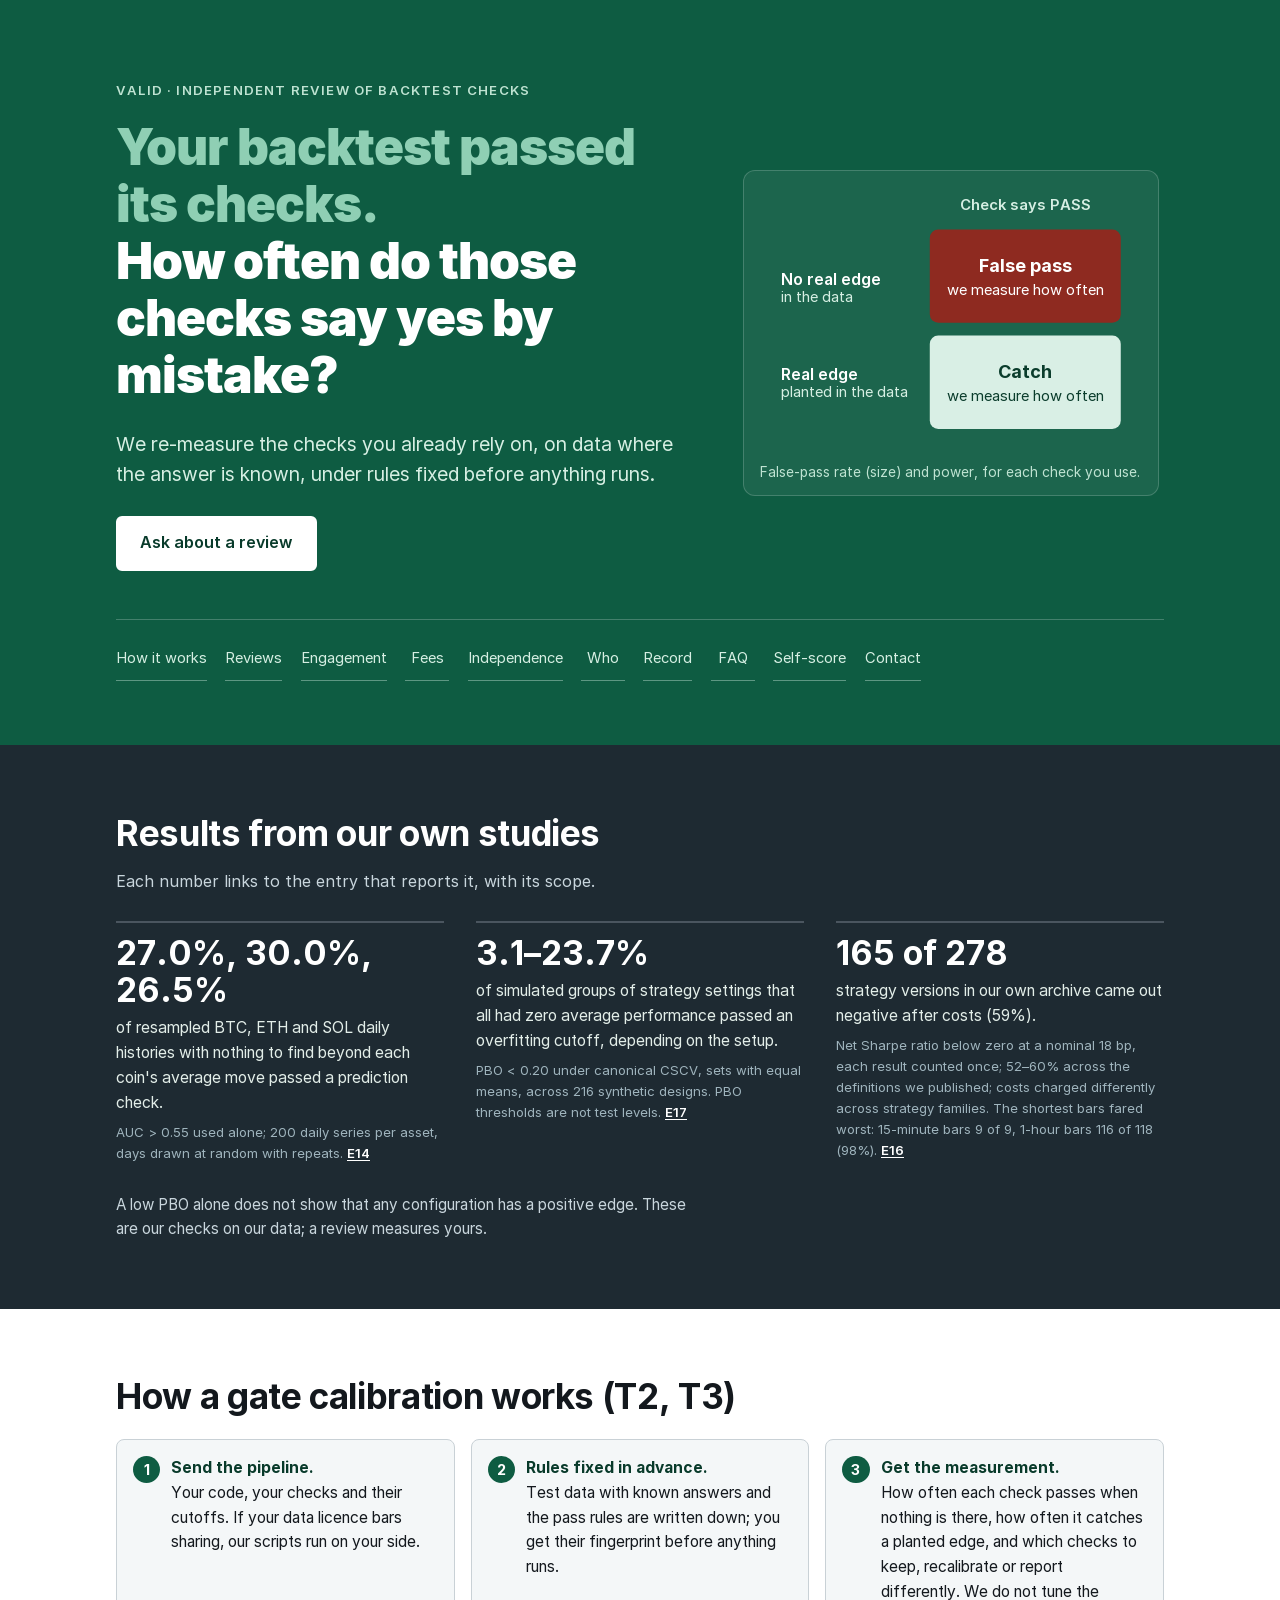
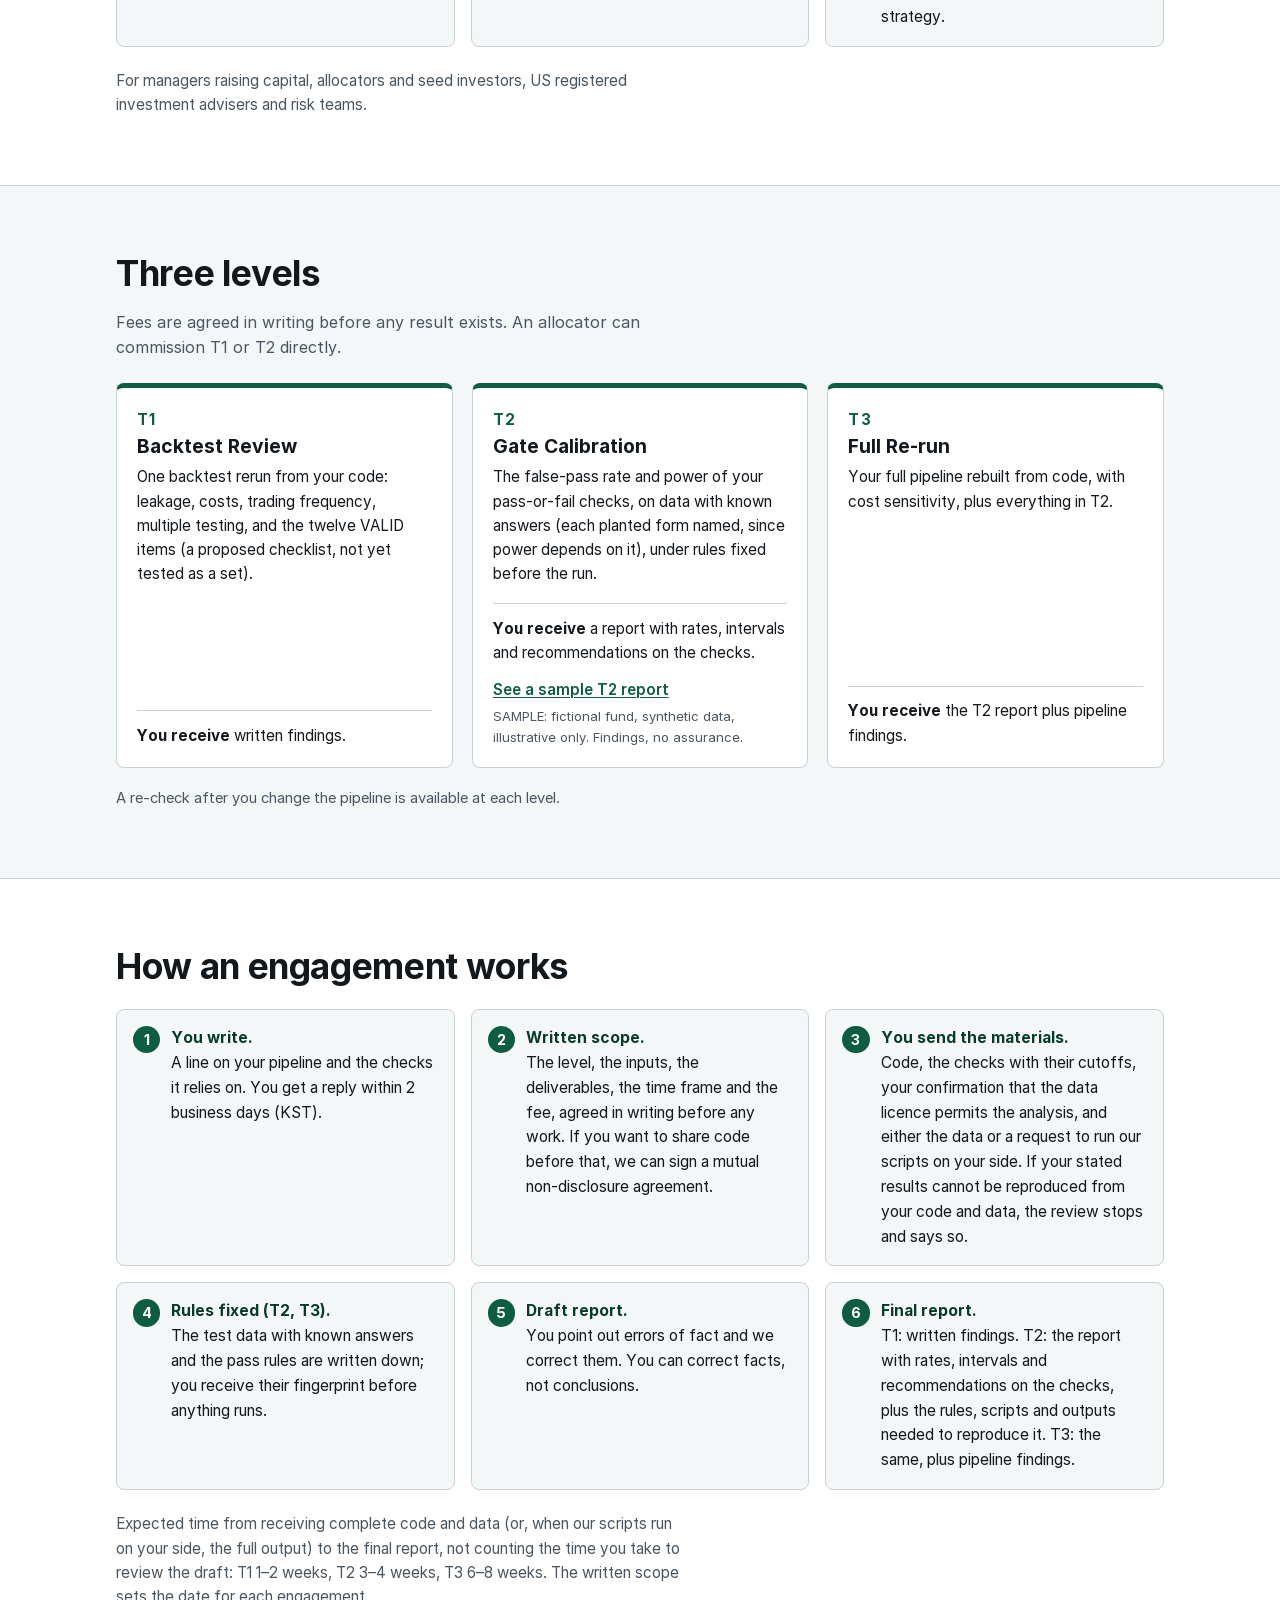
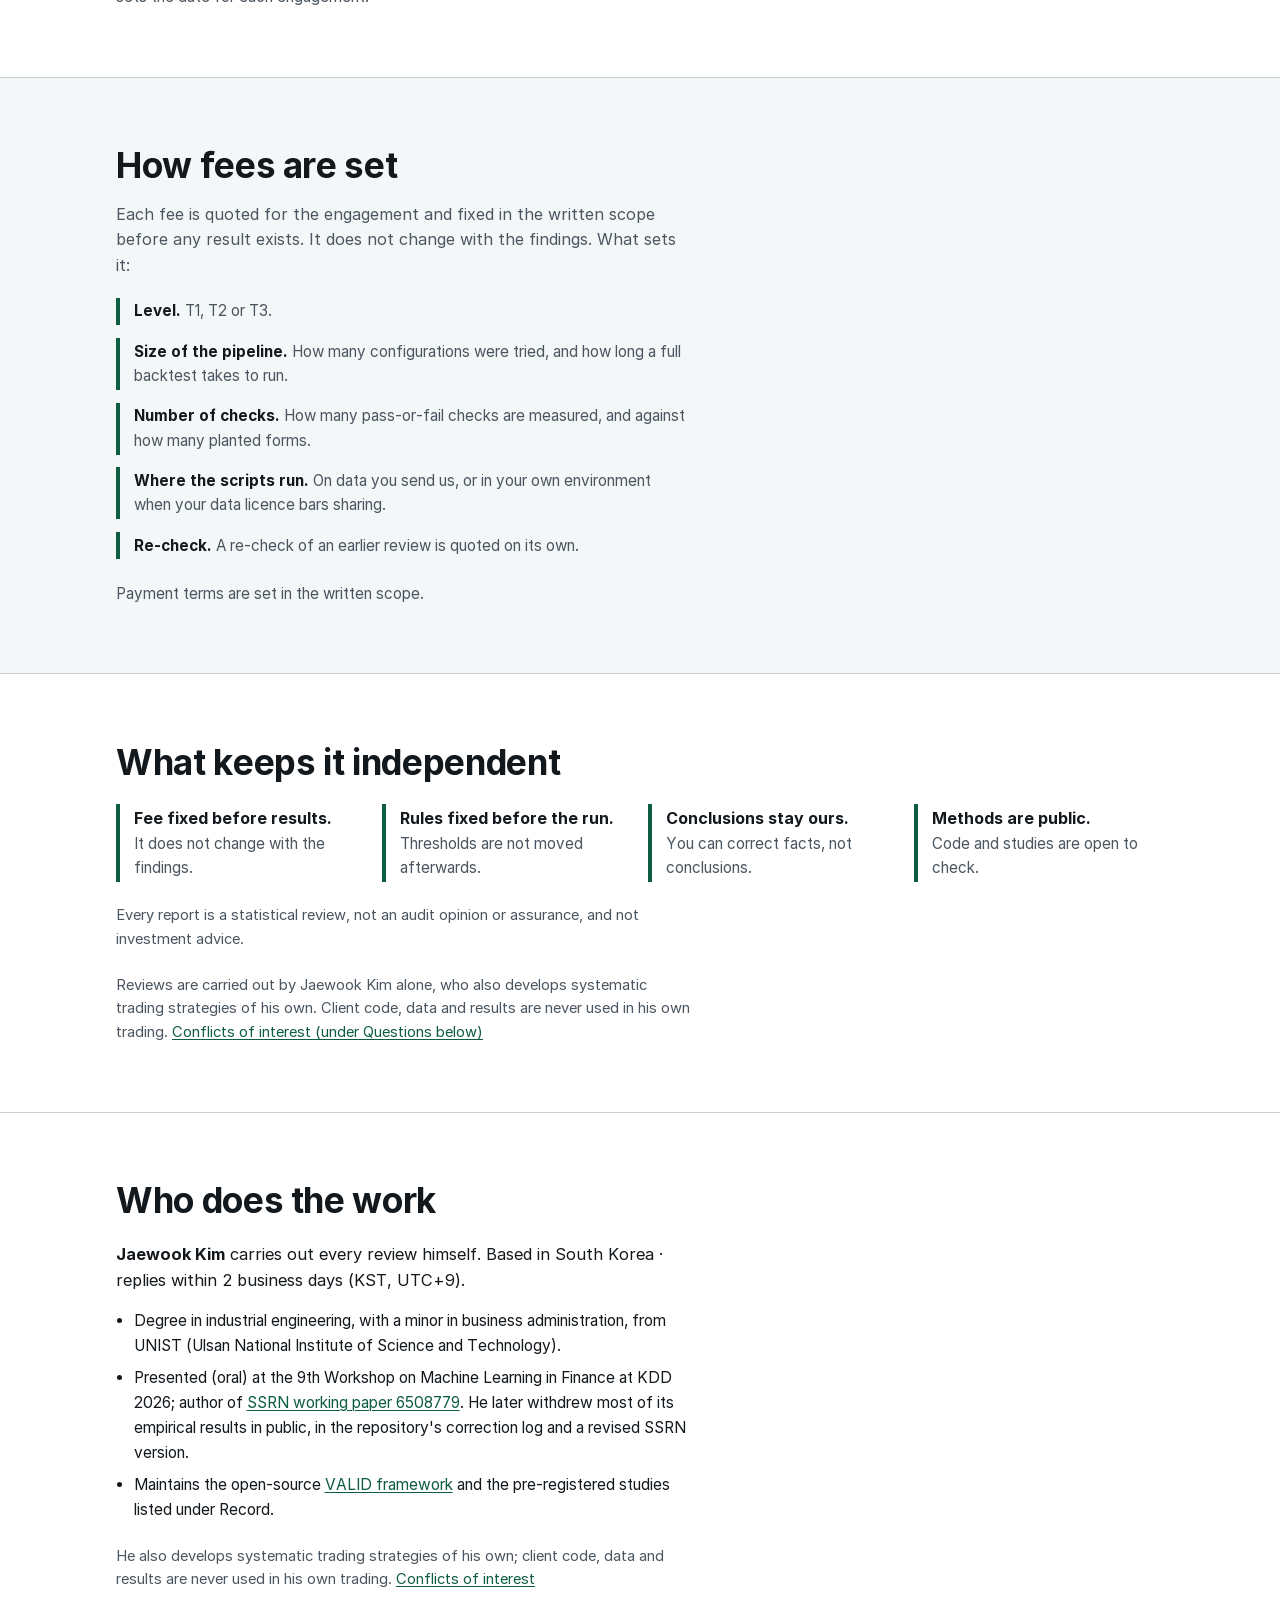
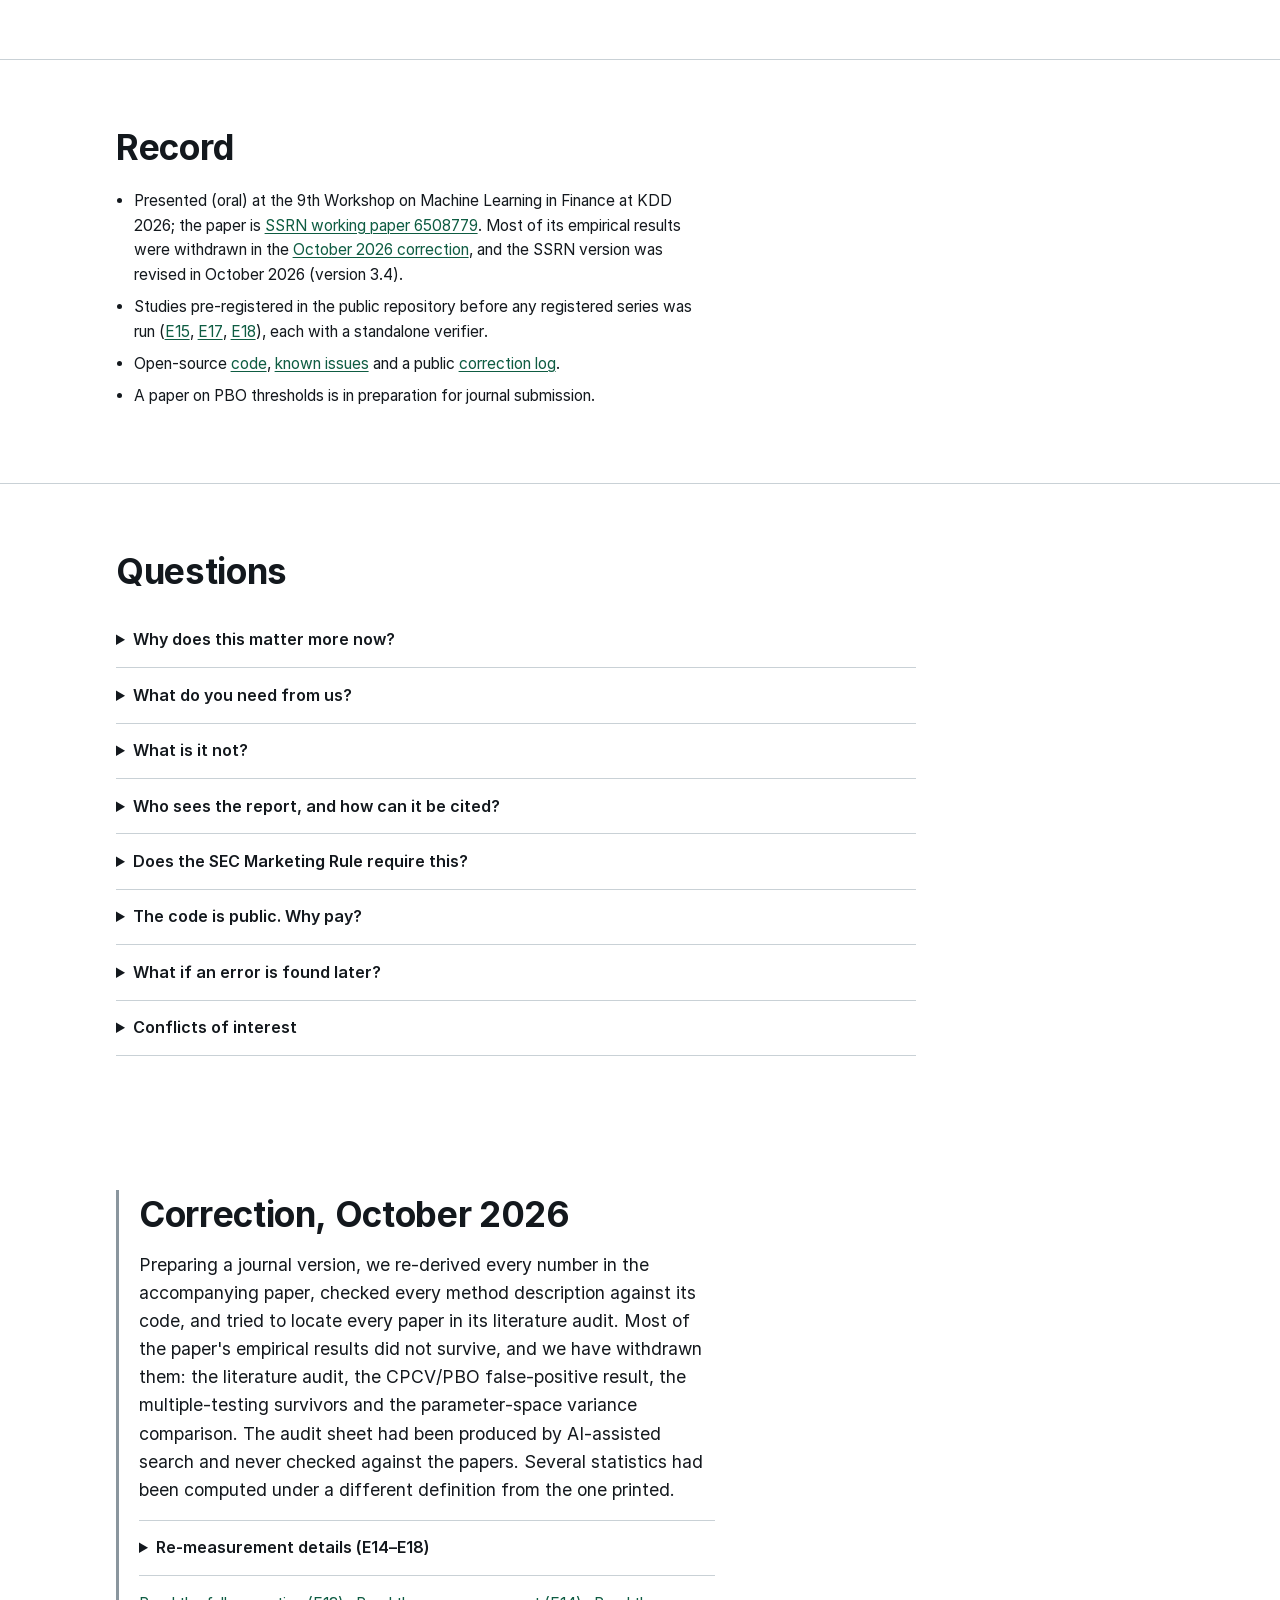
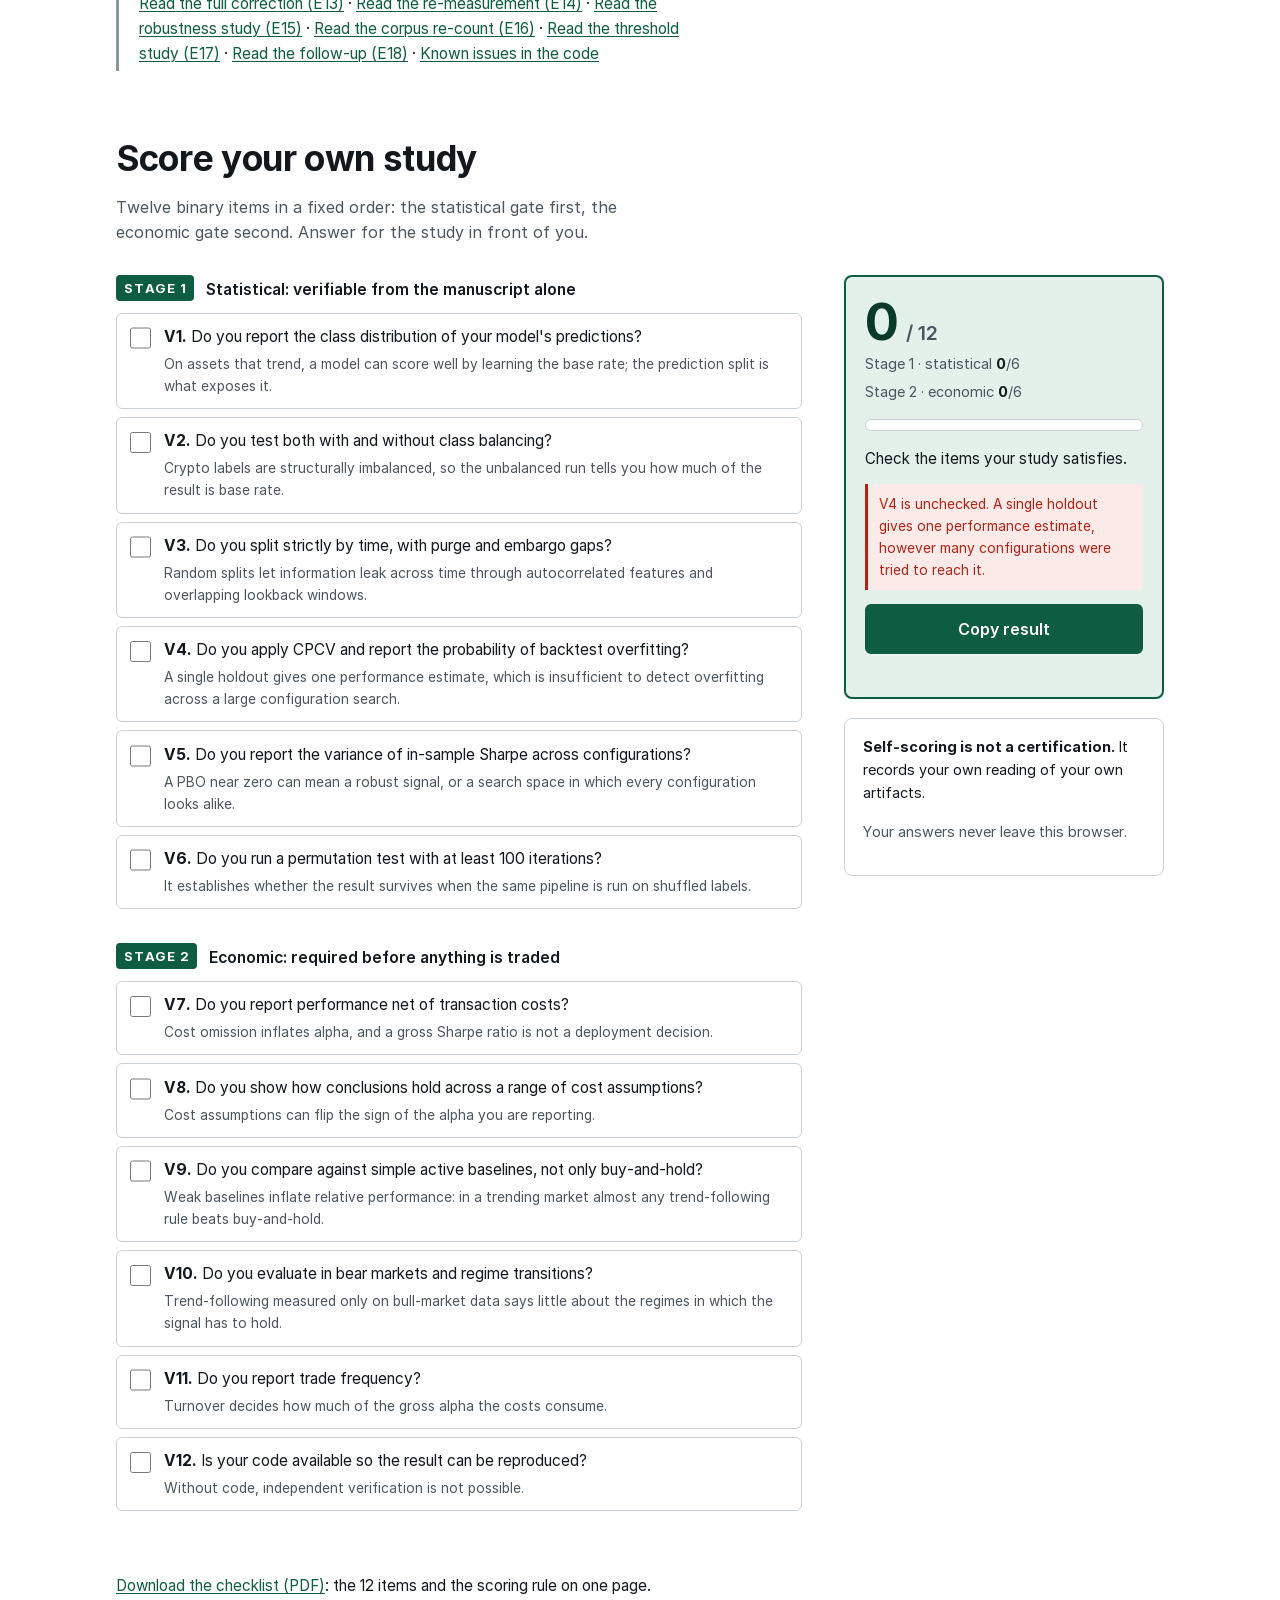
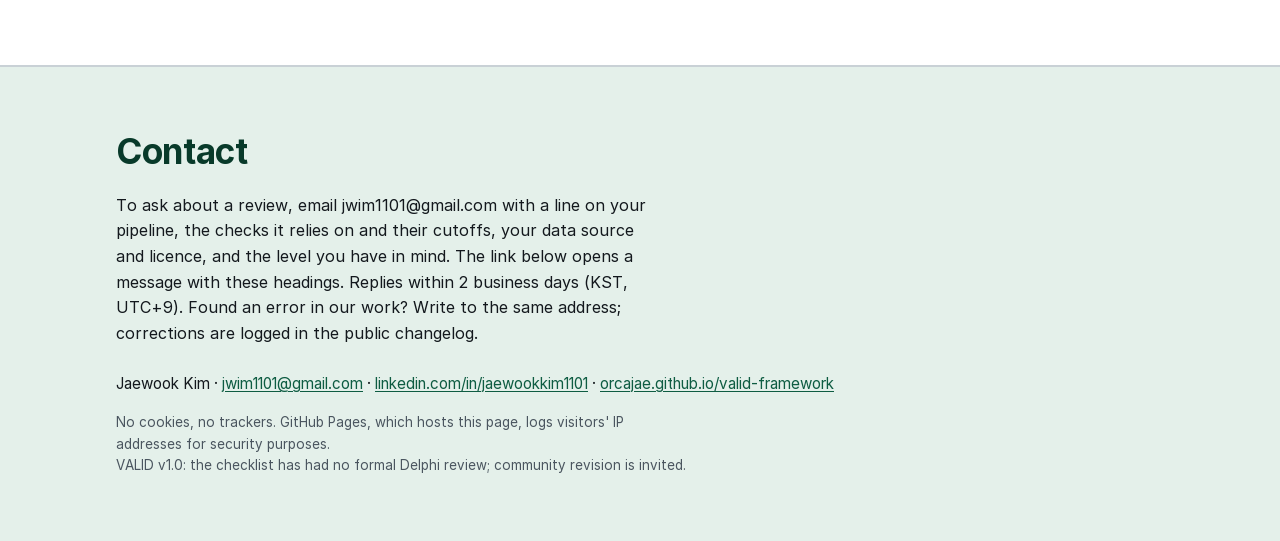
<file: docs/index.html>
<!DOCTYPE html>
<html lang="en">
<head>
<meta charset="utf-8">
<meta name="viewport" content="width=device-width, initial-scale=1">
<title>VALID: independent review of backtest checks</title>
<meta name="description" content="Your backtest passed its checks. How often do those checks say yes by mistake? An independent review measures the false-pass rate and the power of the checks you use, under rules fixed before it runs.">

<meta property="og:title" content="VALID: how often do your backtest checks say yes by mistake?">
<meta property="og:description" content="An independent review of the checks behind a backtest: how often they pass a strategy with no real edge, and how often they catch a planted edge. Methods, code and a public correction log are open.">
<meta property="og:url" content="https://orcajae.github.io/valid-framework/">
<meta name="twitter:card" content="summary">
<link rel="canonical" href="https://orcajae.github.io/valid-framework/">

<link rel="preload" href="assets/fonts/inter-regular.woff2" as="font" type="font/woff2" crossorigin>
<link rel="preload" href="assets/fonts/inter-semibold.woff2" as="font" type="font/woff2" crossorigin>
<link rel="preload" href="assets/fonts/inter-black.woff2" as="font" type="font/woff2" crossorigin>
<link rel="stylesheet" href="style.css">
</head>
<body>

<!-- 1. HERO ============================================================== -->
<header class="hero" data-gate="service">
  <div class="wrap">
    <div class="hero-grid">
      <div class="hero-copy">
        <p class="eyebrow">VALID · Independent review of backtest checks</p>
        <h1>Your backtest passed its checks.<br><span class="hl">How often do those checks say yes by mistake?</span></h1>
        <p class="lede">We re-measure the checks you already rely on, on data where
          the answer is known, under rules fixed before anything runs.</p>
        <p class="cta-row">
          <a class="btn btn-primary" href="#contact">Ask about a review</a>
        </p>
      </div>
      <figure class="matrix" role="img" aria-label="What a review measures: on data with no real edge, how often a check says pass, the false-pass rate; on data with a planted edge, how often it says pass, the power.">
        <svg viewBox="0 0 360 250" aria-hidden="true" focusable="false">
          <text x="250" y="22" class="m-col">Check says PASS</text>
          <text x="20" y="92" class="m-row">No real edge</text>
          <text x="20" y="108" class="m-row-sub">in the data</text>
          <text x="20" y="182" class="m-row">Real edge</text>
          <text x="20" y="198" class="m-row-sub">planted in the data</text>
          <rect x="160" y="40" width="180" height="88" rx="8" class="m-bad"/>
          <text x="250" y="80" class="m-cell">False pass</text>
          <text x="250" y="102" class="m-cell-sub">we measure how often</text>
          <rect x="160" y="140" width="180" height="88" rx="8" class="m-good"/>
          <text x="250" y="180" class="m-cell m-on-light">Catch</text>
          <text x="250" y="202" class="m-cell-sub m-on-light">we measure how often</text>
        </svg>
        <figcaption>False-pass rate (size) and power, for each check you use.</figcaption>
      </figure>
    </div>
    <nav class="page-nav" aria-label="On this page">
      <a href="#how">How it works</a>
      <a href="#review">Reviews</a>
      <a href="#engagement">Engagement</a>
      <a href="#fees">Fees</a>
      <a href="#why">Independence</a>
      <a href="#who">Who</a>
      <a href="#record">Record</a>
      <a href="#faq">FAQ</a>
      <a href="#scorer">Self-score</a>
      <a href="#contact">Contact</a>
    </nav>
  </div>
</header>

<main>

<!-- 2. RESULTS FROM OUR OWN STUDIES ===================================== -->
<section id="measured" class="evidence" data-gate="service" aria-labelledby="measured-h">
  <div class="wrap">
    <h2 id="measured-h">Results from our own studies</h2>
    <p class="sect-lede on-dark">Each number links to the entry that reports it, with its scope.</p>
    <ul class="tiles tiles-3">
      <li data-claim="auc">
        <span class="tile-n">27.0%, 30.0%, 26.5%</span>
        <span class="tile-l">of resampled BTC, ETH and SOL daily histories with
          nothing to find beyond each coin's average move passed a prediction
          check.</span>
        <span class="tile-s">AUC &gt; 0.55 used alone; 200 daily series per asset,
          days drawn at random with repeats.
          <a href="https://github.com/orcajae/valid-framework/blob/main/CHANGELOG_CR.md#e14-pbo-and-the-permutation-test-re-measured-under-a-pre-registered-design">E14</a></span>
      </li>
      <li data-claim="pbo-designs">
        <span class="tile-n">3.1–23.7%</span>
        <span class="tile-l">of simulated groups of strategy settings that all had
          zero average performance passed an overfitting cutoff, depending on the
          setup.</span>
        <span class="tile-s">PBO &lt; 0.20 under canonical CSCV, sets with equal
          means, across 216 synthetic designs. PBO thresholds are not test
          levels.
          <a href="https://github.com/orcajae/valid-framework/blob/main/CHANGELOG_CR.md#e17-pbo-thresholds-across-designs-under-a-pre-registered-monte-carlo">E17</a></span>
      </li>
      <li data-claim="cost">
        <span class="tile-n">165 of 278</span>
        <span class="tile-l">strategy versions in our own archive came out
          negative after costs (59%).</span>
        <span class="tile-s">Net Sharpe ratio below zero at a nominal 18 bp, each
          result counted once; 52–60% across the definitions we published; costs
          charged differently across strategy families. The shortest bars fared
          worst: 15-minute bars 9 of 9, 1-hour bars 116 of 118 (98%).
          <a href="https://github.com/orcajae/valid-framework/blob/main/CHANGELOG_CR.md#e16-the-340-variant-corpus-re-counted-e13s-corpus-figures-restated">E16</a></span>
      </li>
    </ul>
    <p class="tiles-foot">A low PBO alone does not show that any configuration has
      a positive edge. These are our checks on our data; a review measures
      yours.</p>
  </div>
</section>

<!-- 3. HOW IT WORKS ====================================================== -->
<section id="how" class="how" data-gate="service" aria-labelledby="how-h">
  <div class="wrap">
    <h2 id="how-h">How a gate calibration works (T2, T3)</h2>
    <ol class="steps">
      <li><b>Send the pipeline.</b> Your code, your checks and their cutoffs. If
        your data licence bars sharing, our scripts run on your side.</li>
      <li><b>Rules fixed in advance.</b> Test data with known answers and the pass
        rules are written down; you get their fingerprint before anything
        runs.</li>
      <li><b>Get the measurement.</b> How often each check passes when nothing is
        there, how often it catches a planted edge, and which checks to keep,
        recalibrate or report differently. We do not tune the strategy.</li>
    </ol>
    <p class="uses-line">For managers raising capital, allocators and seed
      investors, US registered investment advisers and risk teams.</p>
  </div>
</section>

<!-- 4. REVIEWS =========================================================== -->
<section id="review" class="review" data-gate="service" aria-labelledby="review-h">
  <div class="wrap">
    <h2 id="review-h">Three levels</h2>
    <p class="sect-lede">Fees are agreed in writing before any result exists. An
      allocator can commission T1 or T2 directly.</p>
    <div class="tiers">
      <article class="tier" aria-labelledby="t1-h">
        <p class="tier-tag">T1</p>
        <h3 id="t1-h">Backtest Review</h3>
        <p>One backtest rerun from your code: leakage, costs, trading frequency,
          multiple testing, and the twelve VALID items (a proposed
          checklist, not yet tested as a set).</p>
        <p class="tier-out"><b>You receive</b> written findings.</p>
      </article>
      <article class="tier" aria-labelledby="t2-h">
        <p class="tier-tag">T2</p>
        <h3 id="t2-h">Gate Calibration</h3>
        <p>The false-pass rate and power of your pass-or-fail checks, on data
          with known answers (each planted form named, since power depends on
          it), under rules fixed before the run.</p>
        <p class="tier-out"><b>You receive</b> a report with rates, intervals and
          recommendations on the checks.</p>
        <p class="tier-sample"><a href="sample-report.html">See a sample T2 report</a>
          <span class="tier-sample-note">SAMPLE: fictional fund, synthetic data,
          illustrative only. Findings, no assurance.</span></p>
      </article>
      <article class="tier" aria-labelledby="t3-h">
        <p class="tier-tag">T3</p>
        <h3 id="t3-h">Full Re-run</h3>
        <p>Your full pipeline rebuilt from code, with cost sensitivity, plus
          everything in T2.</p>
        <p class="tier-out"><b>You receive</b> the T2 report plus pipeline
          findings.</p>
      </article>
    </div>
    <p class="tiers-foot">A re-check after you change the pipeline is available
      at each level.</p>
  </div>
</section>

<!-- 4b. HOW AN ENGAGEMENT WORKS ======================================== -->
<section id="engagement" class="engagement" data-gate="service" aria-labelledby="engagement-h">
  <div class="wrap">
    <h2 id="engagement-h">How an engagement works</h2>
    <ol class="steps steps-6">
      <li><b>You write.</b> A line on your pipeline and the checks it relies on.
        You get a reply within 2 business days (KST).</li>
      <li><b>Written scope.</b> The level, the inputs, the deliverables, the
        time frame and the fee, agreed in writing before any work. If you
        want to share code before that, we can sign a mutual non-disclosure
        agreement.</li>
      <li><b>You send the materials.</b> Code, the checks with their cutoffs,
        your confirmation that the data licence permits the analysis, and either
        the data or a request to run our scripts on your side. If your stated
        results cannot be reproduced from your code and data, the review stops
        and says so.</li>
      <li><b>Rules fixed (T2, T3).</b> The test data with known answers and the
        pass rules are written down; you receive their fingerprint before
        anything runs.</li>
      <li><b>Draft report.</b> You point out errors of fact and we correct them.
        You can correct facts, not conclusions.</li>
      <li><b>Final report.</b> T1: written findings. T2: the report with rates,
        intervals and recommendations on the checks, plus the rules, scripts
        and outputs needed to reproduce it. T3: the same, plus
        pipeline findings.</li>
    </ol>
    <p class="uses-line">Expected time from receiving complete code and data (or,
      when our scripts run on your side, the full output) to the final report,
      not counting the time you take to review the draft: T1 1–2 weeks, T2 3–4
      weeks, T3 6–8 weeks. The written scope sets the date for each
      engagement.</p>
  </div>
</section>

<!-- 4c. HOW FEES ARE SET ================================================= -->
<section id="fees" class="fees" data-gate="service" aria-labelledby="fees-h">
  <div class="wrap">
    <h2 id="fees-h">How fees are set</h2>
    <p class="sect-lede">Each fee is quoted for the engagement and fixed in the
      written scope before any result exists. It does not change with the
      findings. What sets it:</p>
    <ul class="fee-factors">
      <li><b>Level.</b> T1, T2 or T3.</li>
      <li><b>Size of the pipeline.</b> How many configurations were tried, and how
        long a full backtest takes to run.</li>
      <li><b>Number of checks.</b> How many pass-or-fail checks are measured, and
        against how many planted forms.</li>
      <li><b>Where the scripts run.</b> On data you send us, or in your own
        environment when your data licence bars sharing.</li>
      <li><b>Re-check.</b> A re-check of an earlier review is quoted on its
        own.</li>
    </ul>
    <p class="uses-line">Payment terms are set in the written scope.</p>
  </div>
</section>

<!-- 5. WHY RELY ON IT ==================================================== -->
<section id="why" class="why" data-gate="service" aria-labelledby="why-h">
  <div class="wrap">
    <h2 id="why-h">What keeps it independent</h2>
    <ul class="badges">
      <li><b>Fee fixed before results.</b> It does not change with the
        findings.</li>
      <li><b>Rules fixed before the run.</b> Thresholds are not moved
        afterwards.</li>
      <li><b>Conclusions stay ours.</b> You can correct facts, not
        conclusions.</li>
      <li><b>Methods are public.</b> Code and studies are open to check.</li>
    </ul>
    <p class="why-note">Every report is a statistical review, not an audit opinion
      or assurance, and not investment advice.</p>
    <p class="why-note">Reviews are carried out by Jaewook Kim alone, who also
      develops systematic trading strategies of his own. Client code, data and
      results are never used in his own trading.
      <a href="#coi">Conflicts of interest (under Questions below)</a></p>
  </div>
</section>

<!-- 5b. WHO DOES THE WORK ================================================ -->
<section id="who" class="who" data-gate="service" aria-labelledby="who-h">
  <div class="wrap">
    <h2 id="who-h">Who does the work</h2>
    <p class="who-name"><b>Jaewook Kim</b> carries out every review himself.
      Based in South Korea · replies within 2 business days (KST, UTC+9).</p>
    <ul class="who-list">
      <li>Degree in industrial engineering, with a minor in business
        administration, from UNIST (Ulsan National Institute of Science and
        Technology).</li>
      <li>Presented (oral) at the 9th Workshop on Machine Learning in Finance at
        KDD 2026; author of <a href="https://papers.ssrn.com/sol3/papers.cfm?abstract_id=6508779">SSRN working paper 6508779</a>.
        He later withdrew most of its empirical results in public, in the
        repository's correction log and a revised SSRN version.</li>
      <li>Maintains the open-source <a href="https://github.com/orcajae/valid-framework">VALID framework</a>
        and the pre-registered studies listed under Record.</li>
    </ul>
    <p class="why-note">He also develops systematic trading strategies of his
      own; client code, data and results are never used in his own trading.
      <a href="#coi">Conflicts of interest</a></p>
  </div>
</section>

<!-- 6. RECORD ============================================================ -->
<section id="record" class="credibility" data-gate="service" aria-labelledby="record-h">
  <div class="wrap">
    <h2 id="record-h">Record</h2>
    <ul class="record-list">
      <li>Presented (oral) at the 9th Workshop on Machine Learning in Finance at
        KDD 2026; the paper is <a href="https://papers.ssrn.com/sol3/papers.cfm?abstract_id=6508779">SSRN working paper 6508779</a>.
        Most of its empirical results were withdrawn in the
        <a href="#correction">October 2026 correction</a>, and the SSRN
        version was revised in October 2026 (version 3.4).</li>
      <li>Studies pre-registered in the public repository before any registered
        series was run (<a href="https://github.com/orcajae/valid-framework/blob/main/CHANGELOG_CR.md#e15-the-e14-findings-re-tested-under-a-pre-registered-robustness-design">E15</a>,
        <a href="https://github.com/orcajae/valid-framework/blob/main/CHANGELOG_CR.md#e17-pbo-thresholds-across-designs-under-a-pre-registered-monte-carlo">E17</a>,
        <a href="https://github.com/orcajae/valid-framework/blob/main/CHANGELOG_CR.md#e18-pbo-with-its-probability-of-loss-and-cscv-with-an-embargo-under-a-pre-registered-follow-up">E18</a>),
        each with a standalone verifier.</li>
      <li>Open-source <a href="https://github.com/orcajae/valid-framework">code</a>,
        <a href="https://github.com/orcajae/valid-framework/blob/main/KNOWN_ISSUES.md">known issues</a>
        and a public <a href="https://github.com/orcajae/valid-framework/blob/main/CHANGELOG_CR.md">correction log</a>.</li>
      <li>A paper on PBO thresholds is in preparation for journal submission.</li>
    </ul>
  </div>
</section>

<!-- 7. FAQ =============================================================== -->
<section id="faq" class="faq-sect" data-gate="service" aria-labelledby="faq-h">
  <div class="wrap">
    <h2 id="faq-h">Questions</h2>
    <details>
      <summary>Why does this matter more now?</summary>
      <p>AI tools make it cheap to try many more strategies and configurations.
        The more configurations are tried, the more likely it is that the
        best-looking one owes its rank to luck. Building a backtest has become
        cheap; knowing whether to believe it has not.</p>
    </details>
    <details>
      <summary>What do you need from us?</summary>
      <p>Runnable code or scripts, the checks you use with their cutoffs, the
        data source and licence, and the strength and form of edge you want to detect. By
        default you provide the data. Where a licence bars passing data to a
        third party, our scripts can run in your environment, and we receive the
        output statistics and log hashes but none of the data; the report then
        says so. You confirm that your licence permits the analysis; a review
        does not start on data whose licence bars it.</p>
    </details>
    <details>
      <summary>What is it not?</summary>
      <p>Investment advice, a forecast of performance, an endorsement of past
        results, a trading recommendation, or anything connected with issuing
        or promoting a token. Performance claims, strategy tuning and regulatory
        opinions are outside every review.</p>
    </details>
    <details>
      <summary>Who sees the report, and how can it be cited?</summary>
      <p>A report is for the client named on it, and the client decides who
        receives it. Nothing about a client, or about a manager under review, is
        published without that party's consent. Cite findings with the words
        "findings, no assurance", as in "VALID checklist score N of 12 (findings,
        no assurance)". A review is not an approval of a strategy.</p>
    </details>
    <details>
      <summary>Does the SEC Marketing Rule require this?</summary>
      <p>The rule treats backtested performance as hypothetical performance. An
        adviser it covers may not advertise it unless, among other conditions,
        the adviser gives the audience enough information to understand the
        criteria used and the assumptions made. The rule does not require a
        third-party review, and a review is not a legal or compliance
        opinion.</p>
    </details>
    <details>
      <summary>The code is public. Why pay?</summary>
      <p>The code is public so that you can check us. What a client pays for is a
        measurement by a third party, designed around your model, labels, grid
        and cost rules, with pass rules fixed before it runs. Security tools are
        open source, and companies still hire outside testers to run them on
        their own systems.</p>
    </details>
    <details>
      <summary>What if an error is found later?</summary>
      <p>The reviewer corrects or withdraws the report and tells the client in
        writing. If your stated results cannot be reproduced from your code and
        data, the review stops and says so.</p>
    </details>
    <details id="coi">
      <summary>Conflicts of interest</summary>
      <p>Reviews are carried out by Jaewook Kim alone. He offers the paid reviews
        described on this page and develops systematic trading strategies of his
        own; both are declared in every engagement letter and report. Client
        code, data and results are never used in his own trading. Use in research
        or case studies requires the written consent of the client, and of any
        manager under review, and is limited to anonymised statistics that the
        client approves before publication and that do not identify the strategy
        or the data.</p>
    </details>
  </div>
</section>

<div class="record-wrap" data-gate="record">
<!-- 1b. STORY =========================================================== -->
<section class="story" id="correction" aria-labelledby="story-h">
  <div class="wrap">
    <div class="story-box">
      <h2 id="story-h">Correction, October 2026</h2>
      <p class="story-text">Preparing a journal version, we re-derived every
        number in the accompanying paper, checked every method description
        against its code, and tried to locate every paper in its literature
        audit. Most of the paper's empirical results did not survive, and we
        have withdrawn them: the literature audit, the CPCV/PBO false-positive
        result, the multiple-testing survivors and the parameter-space variance
        comparison. The audit sheet had been produced by AI-assisted search and
        never checked against the papers. Several statistics had been computed
        under a different definition from the one printed.</p>
      <details class="story-more">
      <summary>Re-measurement details (E14–E18)</summary>
      <p class="story-text">What still stands, after a re-count of the corpus (E16):
        a majority of our strategy variants lose money after 18 bp costs (165 of
        278, each result counted once), and AUC
        screening alone flags 27.0% (BTC), 30.0% (ETH) and 26.5% (SOL) of
        signal-free series as positive. The
        twelve checklist items are unchanged as a proposal; what is withdrawn is
        the evidence the paper claimed for them.</p>
      <p class="story-text">A pre-registered re-measurement (E14) then found
        that PBO, computed with the paper's rank statistic on refitted CPCV splits,
        almost never passes at its 0.20 threshold, with or without a planted signal.
        A pre-registered robustness study (E15) found that canonical CSCV does move
        with a planted signal, but also passes 13.0–15.5% of demeaned series
        without one at 0.20, and 23% when the drift is kept. For item V4 we now recommend reporting PBO as a description of the
        search, with its construction named, rather than using it as a gate. The
        permutation test passes more planted-signal series than signal-free ones but runs at about three times
        its nominal 5%; permutations that keep the dependence between neighbouring
        labels run closer to 5%, at a cost in power (E15).</p>
      <p class="story-text">A third pre-registered study (E17) measured
        canonical-CSCV PBO thresholds over 216 synthetic designs. At 0.20, sets of
        strategies with equal means pass 3.1–23.7% of the time depending on the
        design; sets that differ only in how much they lose usually pass more often
        (211 of 216 designs); and a
        set with one edge passes about as often as the same set with the edge
        removed. A low PBO alone does not show an edge.</p>
      <p class="story-text">A pre-registered follow-up (E18), designed after
        E17's results were known, added the probability of loss beside PBO. In
        the reference cell the two together told a set with one edge from the
        same set with the edge removed (29.2% against 2.6% of series), with weak
        power, since the set with the edge passed in only 29.2% of series.
        Across the 144 i.i.d. and GARCH designs the probability of loss did not
        hold a fixed level. Under MA10 dependence in short samples, an embargo
        between CSCV blocks overshot, and the study makes no recommendation for
        one.</p>
      </details>
      <p class="story-self"><a href="https://github.com/orcajae/valid-framework/blob/main/CHANGELOG_CR.md#e13-most-empirical-results-withdrawn-after-a-full-re-verification">Read the full correction (E13)</a>
        · <a href="https://github.com/orcajae/valid-framework/blob/main/CHANGELOG_CR.md#e14-pbo-and-the-permutation-test-re-measured-under-a-pre-registered-design">Read the re-measurement (E14)</a>
        · <a href="https://github.com/orcajae/valid-framework/blob/main/CHANGELOG_CR.md#e15-the-e14-findings-re-tested-under-a-pre-registered-robustness-design">Read the robustness study (E15)</a>
        · <a href="https://github.com/orcajae/valid-framework/blob/main/CHANGELOG_CR.md#e16-the-340-variant-corpus-re-counted-e13s-corpus-figures-restated">Read the corpus re-count (E16)</a>
        · <a href="https://github.com/orcajae/valid-framework/blob/main/CHANGELOG_CR.md#e17-pbo-thresholds-across-designs-under-a-pre-registered-monte-carlo">Read the threshold study (E17)</a>
        · <a href="https://github.com/orcajae/valid-framework/blob/main/CHANGELOG_CR.md#e18-pbo-with-its-probability-of-loss-and-cscv-with-an-embargo-under-a-pre-registered-follow-up">Read the follow-up (E18)</a>
        · <a href="https://github.com/orcajae/valid-framework/blob/main/KNOWN_ISSUES.md">Known issues in the code</a></p>
    </div>
  </div>
</section>

<!-- 2. SCORER =========================================================== -->
<section id="scorer" class="scorer" aria-labelledby="scorer-h">
  <div class="wrap">
    <h2 id="scorer-h">Score your own study</h2>
    <p class="sect-lede">Twelve binary items in a fixed order: the statistical
      gate first, the economic gate second. Answer for the study in front of you.</p>

    <div class="scorer-grid">

      <form class="items" id="valid-form">
        <fieldset>
          <legend><span class="stage-tag">Stage 1</span> Statistical: verifiable from the manuscript alone</legend>

          <label class="item"><input type="checkbox" id="v1" data-stage="1">
            <span class="item-body">
              <span class="item-q"><b>V1.</b> Do you report the class distribution of your model's predictions?</span>
              <span class="item-why">On assets that trend, a model can score well by learning the base rate; the prediction split is what exposes it.</span>
            </span></label>

          <label class="item"><input type="checkbox" id="v2" data-stage="1">
            <span class="item-body">
              <span class="item-q"><b>V2.</b> Do you test both with and without class balancing?</span>
              <span class="item-why">Crypto labels are structurally imbalanced, so the unbalanced run tells you how much of the result is base rate.</span>
            </span></label>

          <label class="item"><input type="checkbox" id="v3" data-stage="1">
            <span class="item-body">
              <span class="item-q"><b>V3.</b> Do you split strictly by time, with purge and embargo gaps?</span>
              <span class="item-why">Random splits let information leak across time through autocorrelated features and overlapping lookback windows.</span>
            </span></label>

          <label class="item"><input type="checkbox" id="v4" data-stage="1">
            <span class="item-body">
              <span class="item-q"><b>V4.</b> Do you apply CPCV and report the probability of backtest overfitting?</span>
              <span class="item-why">A single holdout gives one performance estimate, which is insufficient to detect overfitting across a large configuration search.</span>
            </span></label>

          <label class="item"><input type="checkbox" id="v5" data-stage="1">
            <span class="item-body">
              <span class="item-q"><b>V5.</b> Do you report the variance of in-sample Sharpe across configurations?</span>
              <span class="item-why">A PBO near zero can mean a robust signal, or a search space in which every configuration looks alike.</span>
            </span></label>

          <label class="item"><input type="checkbox" id="v6" data-stage="1">
            <span class="item-body">
              <span class="item-q"><b>V6.</b> Do you run a permutation test with at least 100 iterations?</span>
              <span class="item-why">It establishes whether the result survives when the same pipeline is run on shuffled labels.</span>
            </span></label>
        </fieldset>

        <fieldset>
          <legend><span class="stage-tag">Stage 2</span> Economic: required before anything is traded</legend>

          <label class="item"><input type="checkbox" id="v7" data-stage="2">
            <span class="item-body">
              <span class="item-q"><b>V7.</b> Do you report performance net of transaction costs?</span>
              <span class="item-why">Cost omission inflates alpha, and a gross Sharpe ratio is not a deployment decision.</span>
            </span></label>

          <label class="item"><input type="checkbox" id="v8" data-stage="2">
            <span class="item-body">
              <span class="item-q"><b>V8.</b> Do you show how conclusions hold across a range of cost assumptions?</span>
              <span class="item-why">Cost assumptions can flip the sign of the alpha you are reporting.</span>
            </span></label>

          <label class="item"><input type="checkbox" id="v9" data-stage="2">
            <span class="item-body">
              <span class="item-q"><b>V9.</b> Do you compare against simple active baselines, not only buy-and-hold?</span>
              <span class="item-why">Weak baselines inflate relative performance: in a trending market almost any trend-following rule beats buy-and-hold.</span>
            </span></label>

          <label class="item"><input type="checkbox" id="v10" data-stage="2">
            <span class="item-body">
              <span class="item-q"><b>V10.</b> Do you evaluate in bear markets and regime transitions?</span>
              <span class="item-why">Trend-following measured only on bull-market data says little about the regimes in which the signal has to hold.</span>
            </span></label>

          <label class="item"><input type="checkbox" id="v11" data-stage="2">
            <span class="item-body">
              <span class="item-q"><b>V11.</b> Do you report trade frequency?</span>
              <span class="item-why">Turnover decides how much of the gross alpha the costs consume.</span>
            </span></label>

          <label class="item"><input type="checkbox" id="v12" data-stage="2">
            <span class="item-body">
              <span class="item-q"><b>V12.</b> Is your code available so the result can be reproduced?</span>
              <span class="item-why">Without code, independent verification is not possible.</span>
            </span></label>
        </fieldset>
      </form>

      <aside class="readout" aria-labelledby="readout-h">
        <h3 id="readout-h" class="sr-only">Your score</h3>
        <div class="score-live" aria-live="polite">
          <p class="score-big"><output id="total">0</output><span class="of">/ 12</span></p>
          <p class="score-stages">
            <span>Stage 1 · statistical <b id="s1">0</b>/6</span>
            <span>Stage 2 · economic <b id="s2">0</b>/6</span>
          </p>

          <div class="bar" role="img" id="bar-img" aria-label="Your score of 0 out of 12.">
            <div class="bar-track">
              <div class="bar-fill" id="bar-fill"></div>
            </div>
          </div>

          <p class="verdict" id="verdict">Check the items your study satisfies.</p>
          <p class="v4-flag" id="v4-flag" hidden>V4 is unchecked. A single holdout
            gives one performance estimate, however many configurations were
            tried to reach it.</p>

          <button type="button" class="btn btn-primary btn-copy" id="copy">Copy result</button>
          <p class="copy-status" id="copy-status" aria-live="polite"></p>
        </div>

        <div class="disclaimer">
          <p><b>Self-scoring is not a certification.</b> It records your own
            reading of your own artifacts.</p>
          <p class="muted">Your answers never leave this browser.</p>
          <p class="next-step" id="next-step" hidden></p>
        </div>
      </aside>

    </div>

    <p class="scorer-foot"><a href="assets/valid_checklist_onepage.pdf">Download
      the checklist (PDF)</a>: the 12 items and the scoring rule on one page.</p>
  </div>
</section>

</div>

</main>

<!-- 10. CONTACT ========================================================= -->
<footer id="contact" data-gate="service" aria-labelledby="footer-h">
  <div class="wrap">
    <h2 id="footer-h">Contact</h2>
    <p class="foot-lede">To ask about a review, email jwim1101@gmail.com with a
      line on your pipeline, the checks it relies on and their cutoffs, your
      data source and licence, and the level you have in mind. The link below
      opens a message with these headings. Replies within 2 business days (KST,
      UTC+9). Found an error in our work? Write to the same address;
      corrections are logged in the public changelog.</p>
    <p class="foot-meta">
      Jaewook Kim ·
      <a href="mailto:jwim1101@gmail.com?subject=VALID%20review&amp;body=Pipeline%20(one%20line)%3A%20%0D%0AChecks%20and%20cutoffs%3A%20%0D%0AData%20source%20and%20licence%3A%20%0D%0ALevel%20(T1%2C%20T2%2C%20T3%20or%20not%20sure)%3A%20%0D%0A">jwim1101@gmail.com</a>
      · <a href="https://www.linkedin.com/in/jaewookkim1101/">linkedin.com/in/jaewookkim1101</a>
      · <a href="https://orcajae.github.io/valid-framework/">orcajae.github.io/valid-framework</a>
    </p>
    <p class="foot-fine">No cookies, no trackers. GitHub Pages, which hosts this
      page, logs visitors' IP addresses for security purposes.</p>
    <p class="foot-fine">VALID v1.0: the checklist has had
      no formal Delphi review; community revision is invited.</p>
  </div>
</footer>

<script src="scorer.js"></script>
</body>
</html>
</file>
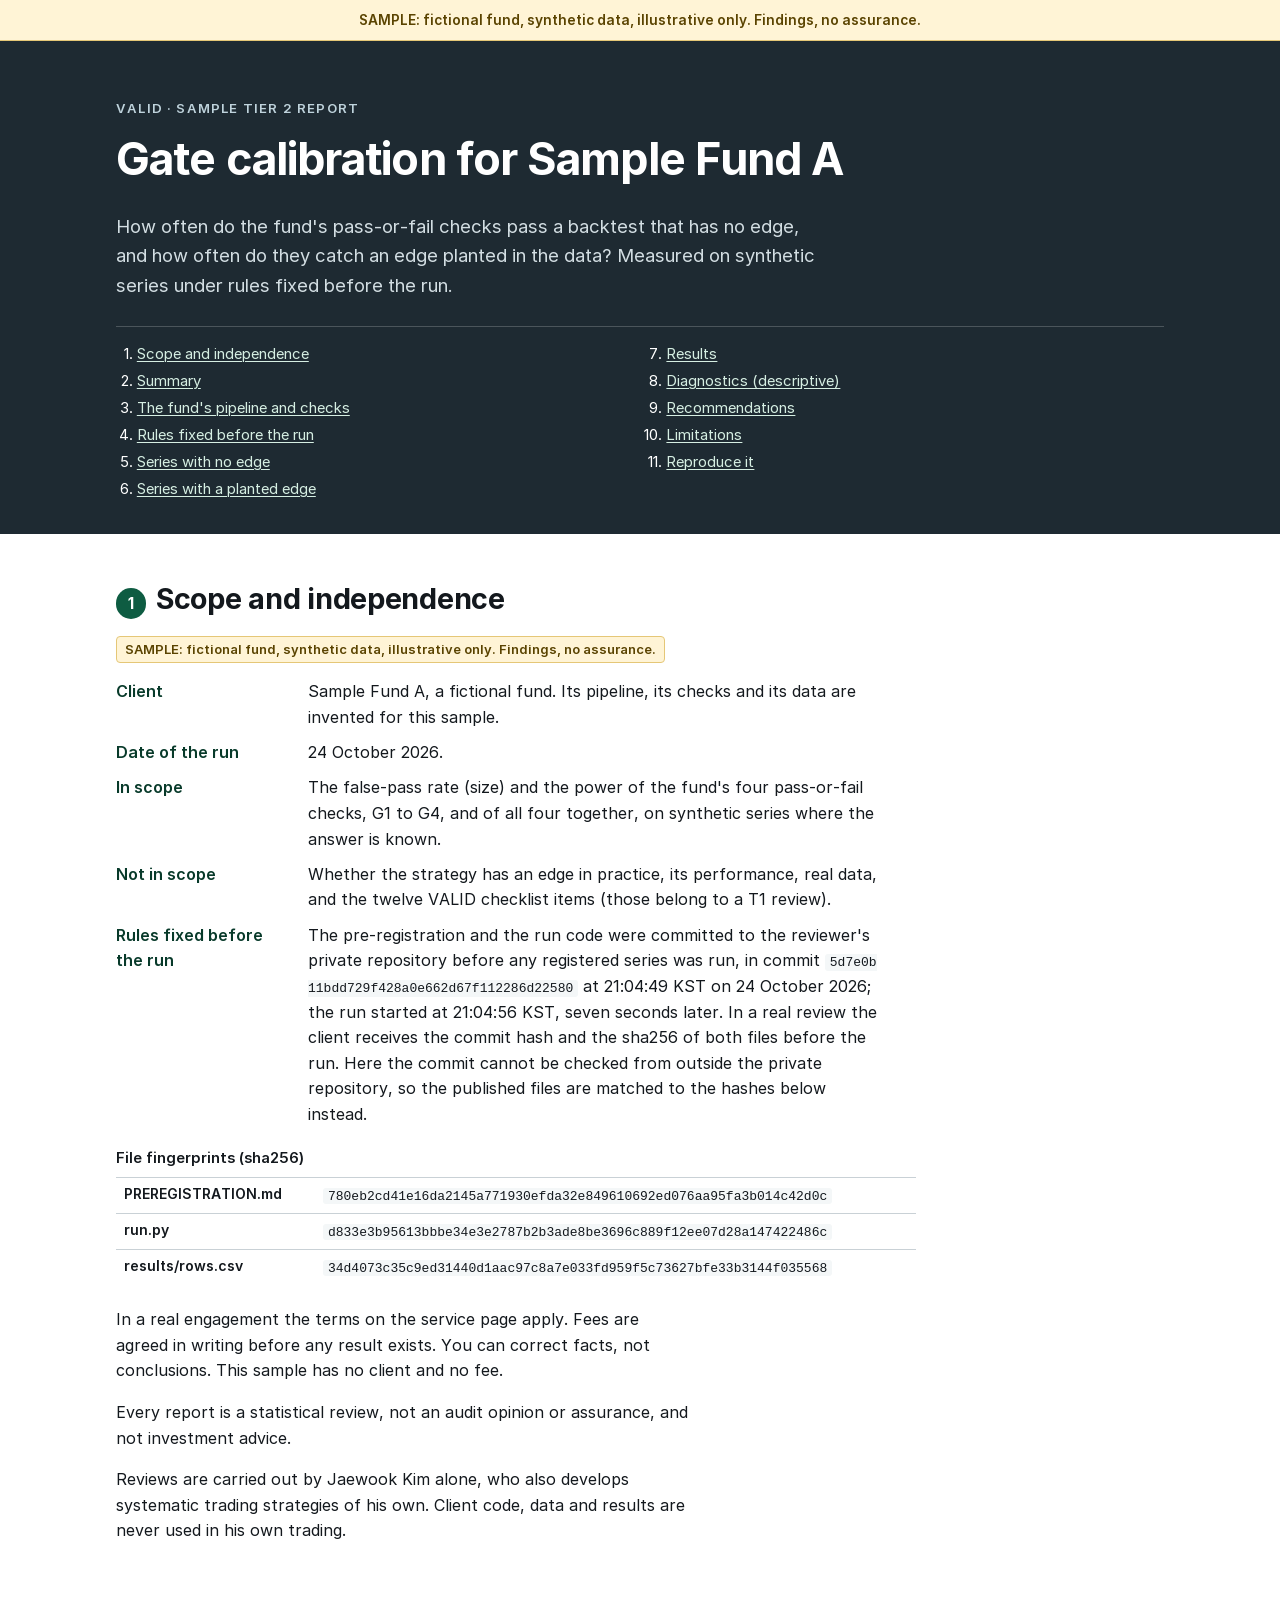
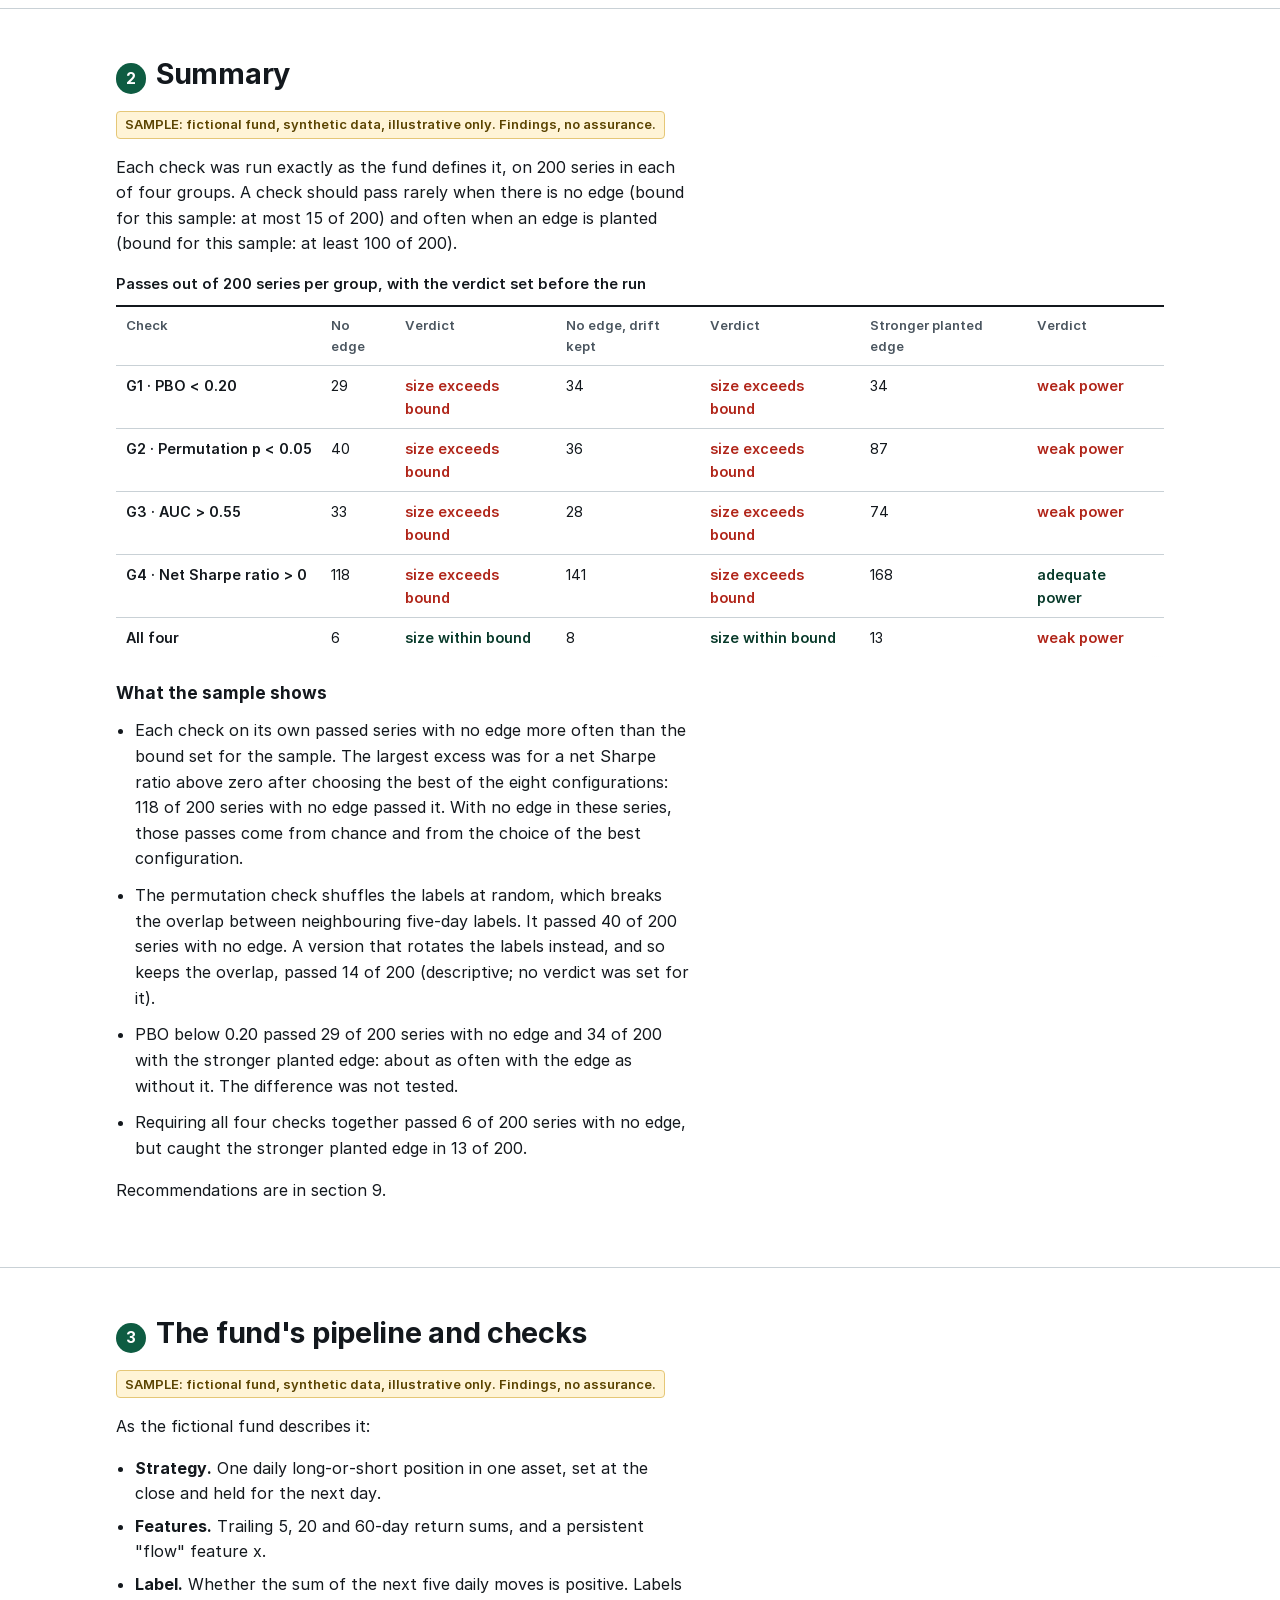
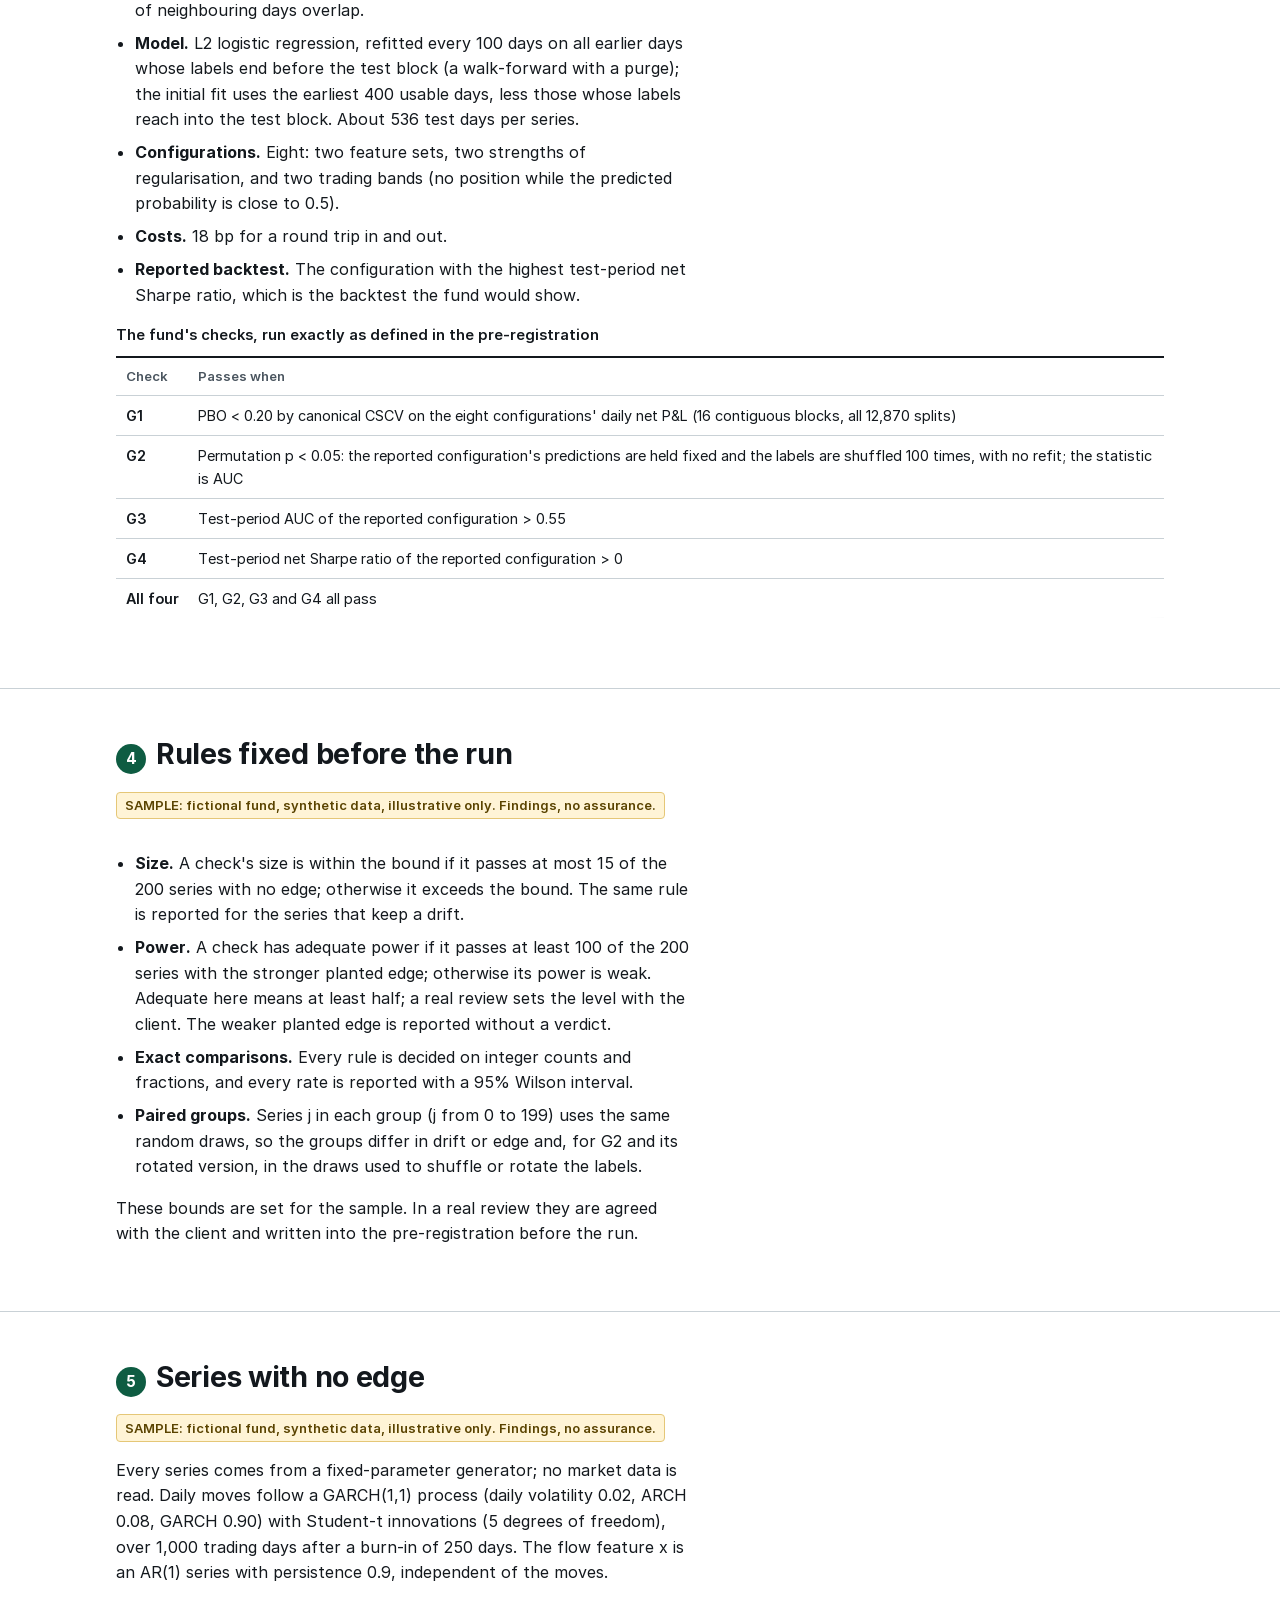
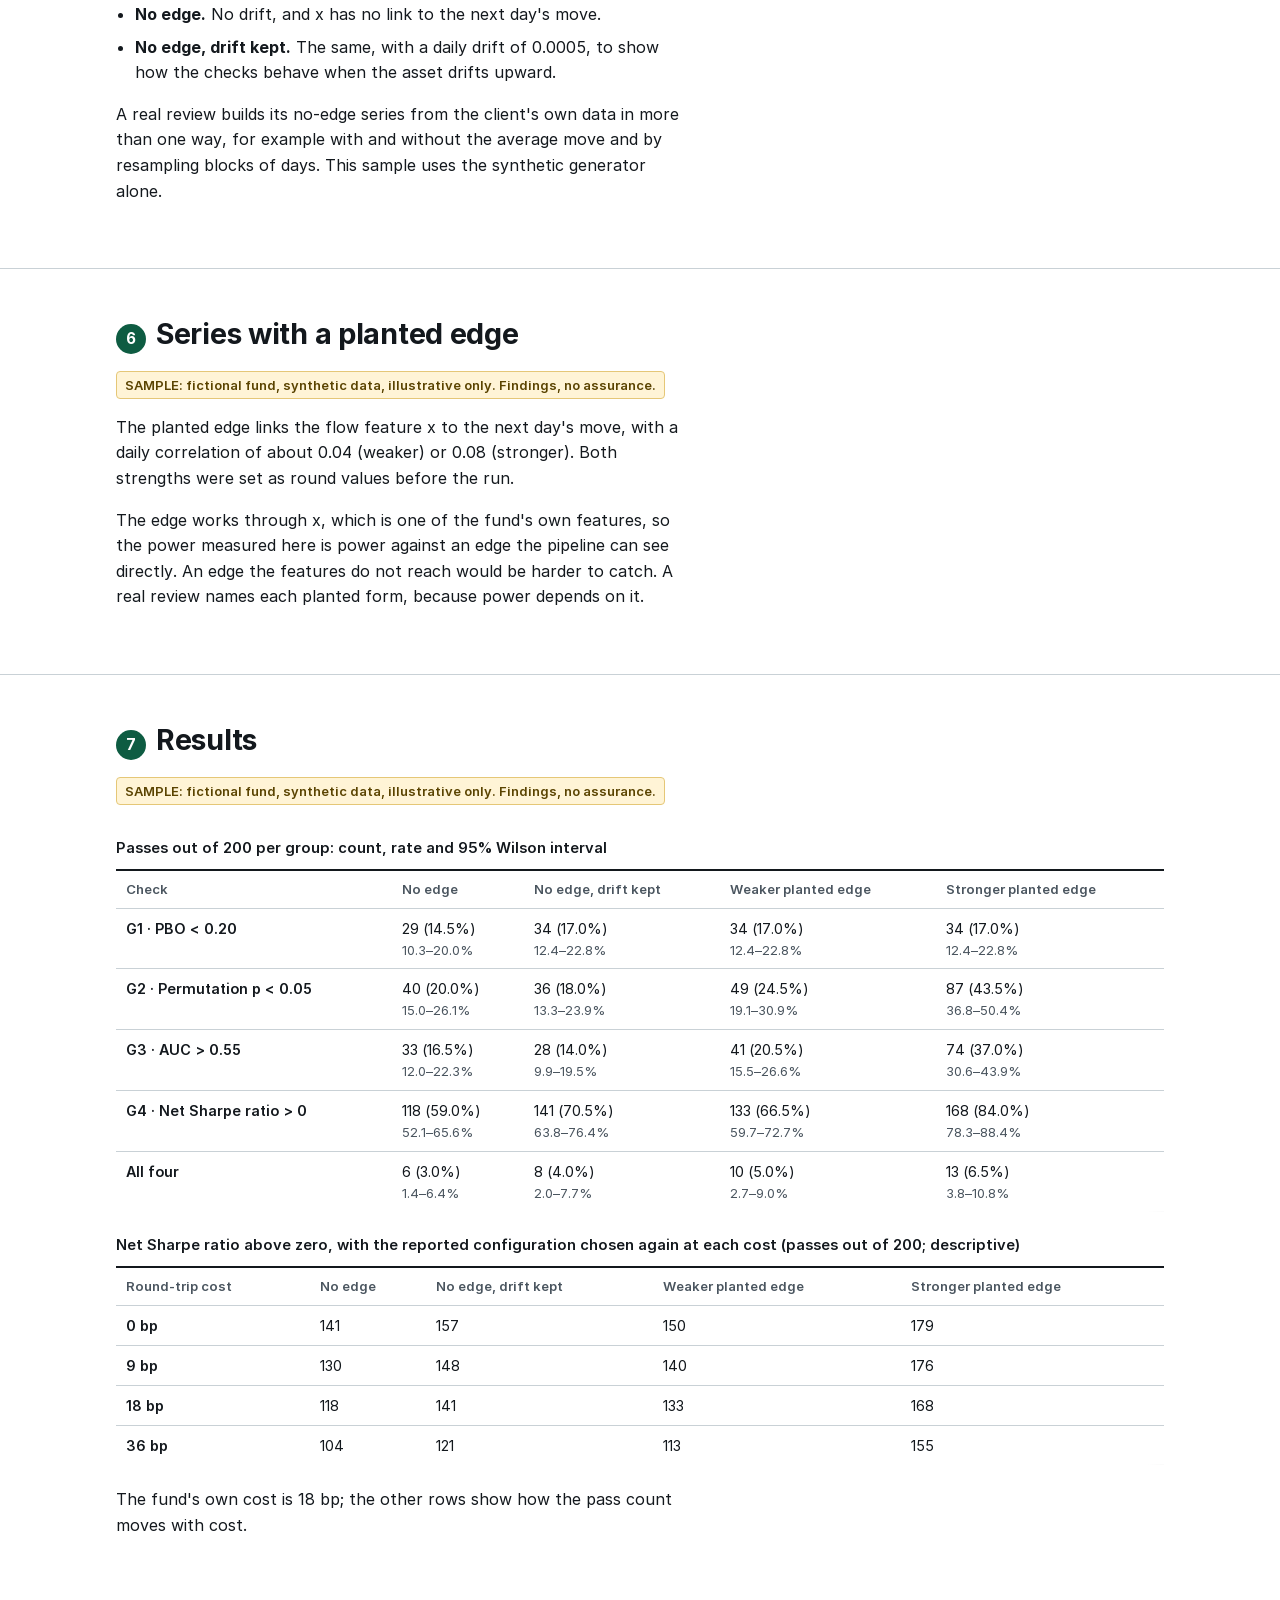
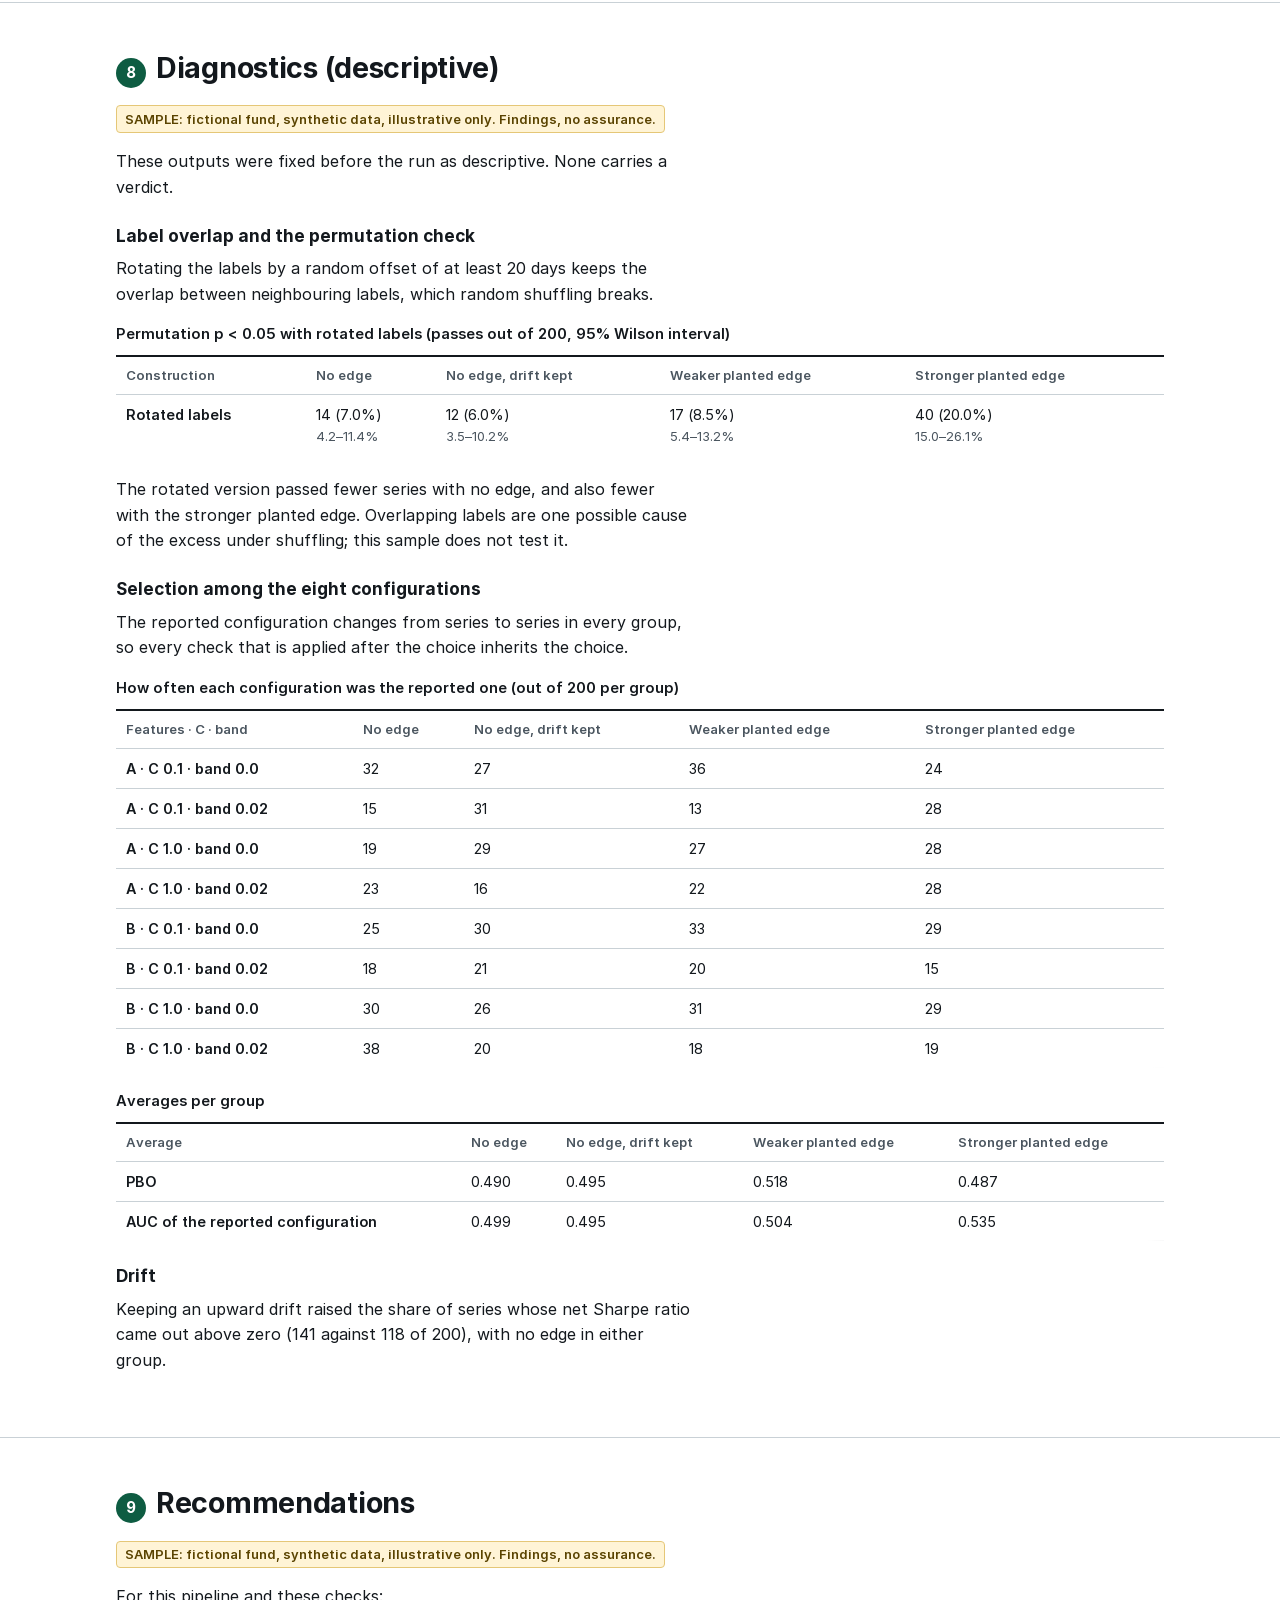
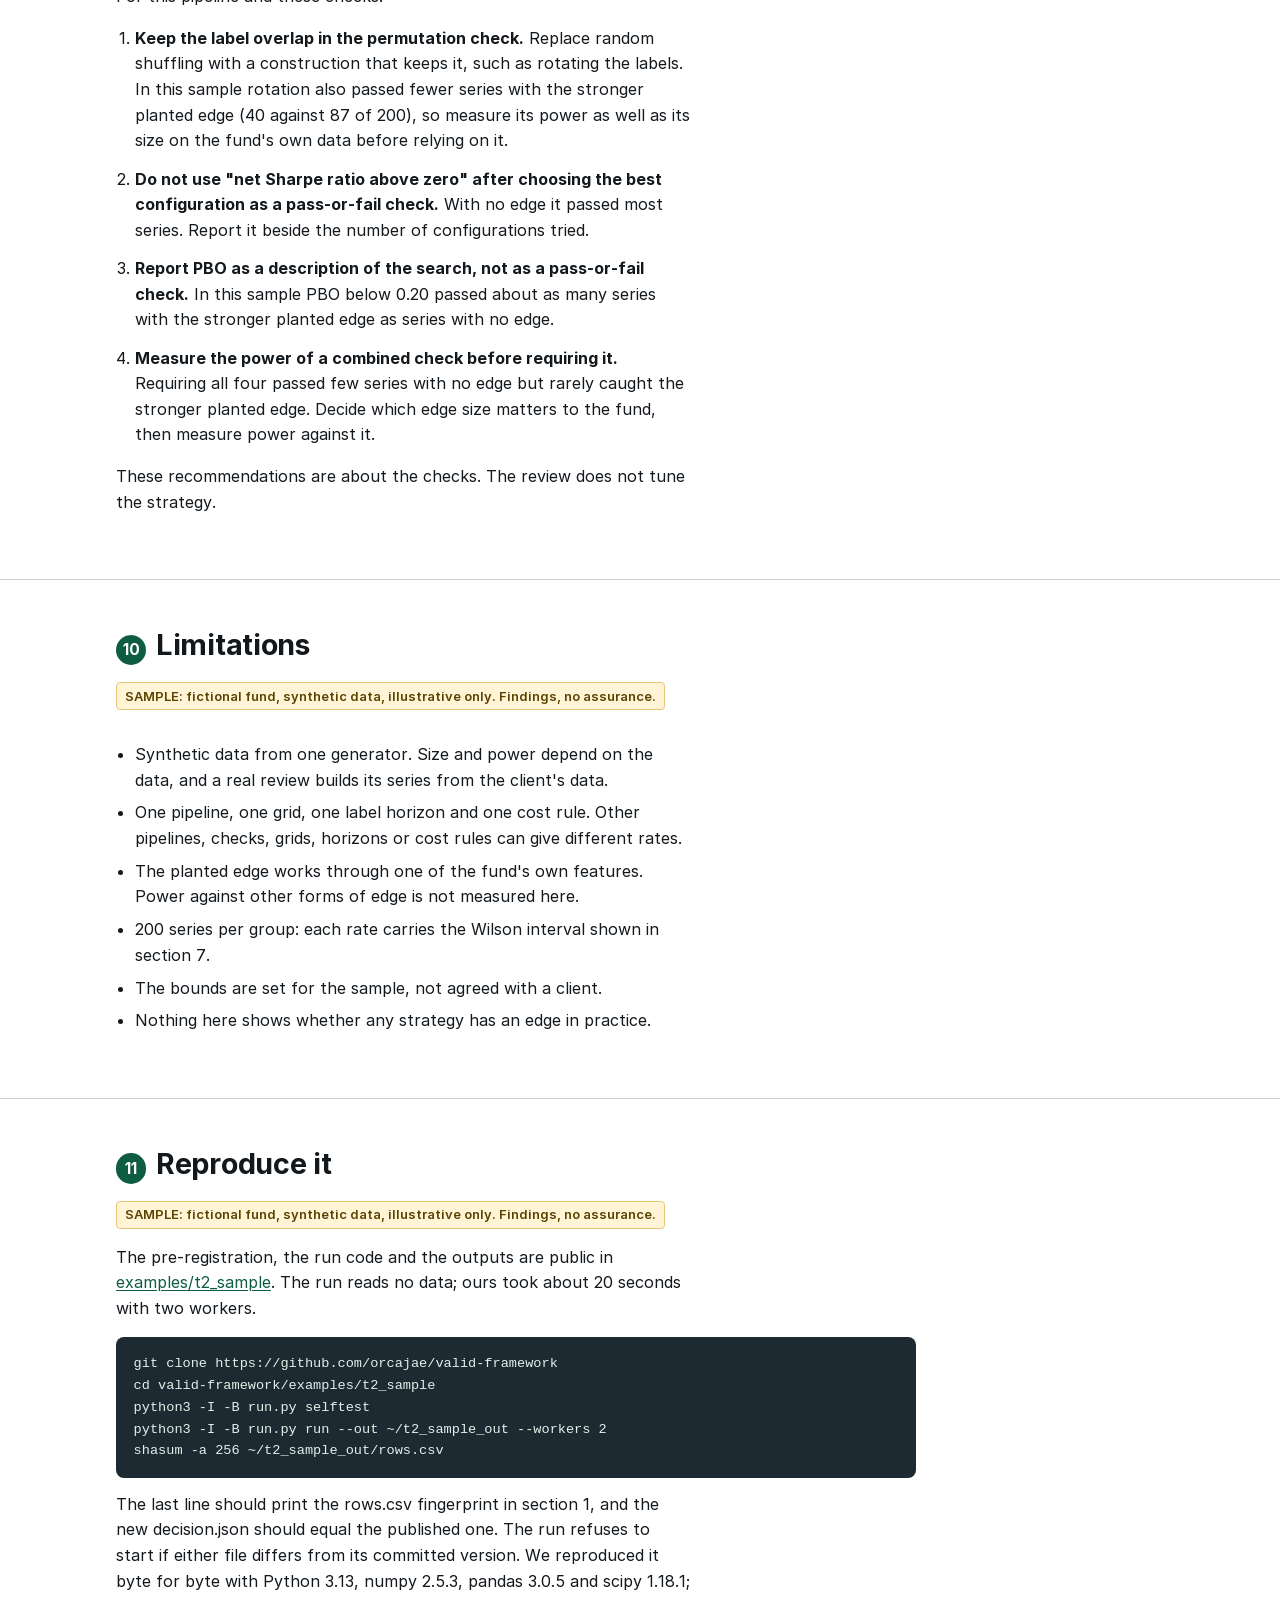
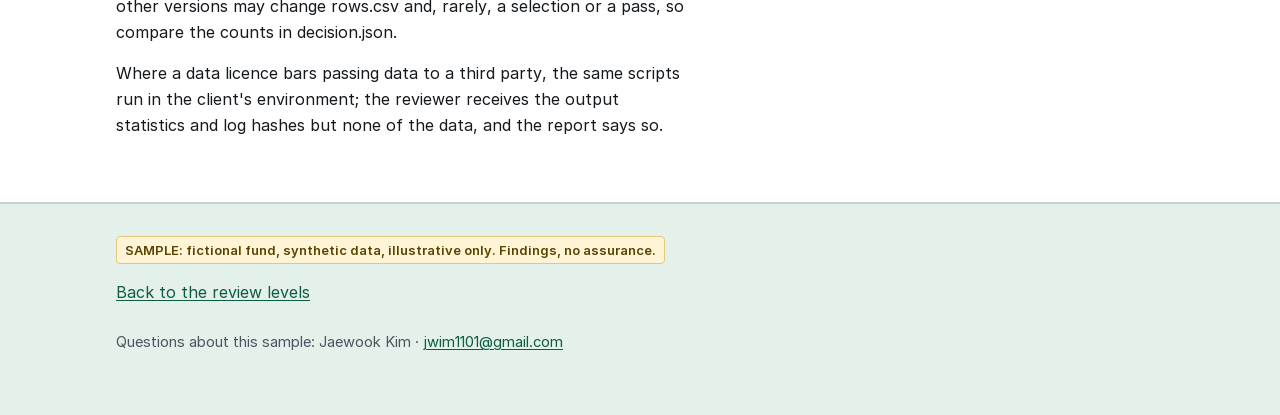
<file: docs/sample-report.html>
<!doctype html>
<html lang="en">
<head>
<meta charset="utf-8">
<meta name="viewport" content="width=device-width, initial-scale=1">
<title>Sample Tier 2 report: Sample Fund A (synthetic data)</title>
<meta name="description" content="A sample Tier 2 gate calibration report for a fictional fund on synthetic data: how often its pass-or-fail checks pass a backtest with no edge, and how often they catch an edge planted in the data.">
<meta property="og:title" content="Sample Tier 2 report: Sample Fund A (synthetic data)">
<meta property="og:description" content="SAMPLE: fictional fund, synthetic data, illustrative only. Findings, no assurance.">
<meta property="og:url" content="https://orcajae.github.io/valid-framework/sample-report.html">
<meta name="twitter:card" content="summary">
<link rel="canonical" href="https://orcajae.github.io/valid-framework/sample-report.html">
<link rel="stylesheet" href="style.css">
<link rel="stylesheet" href="sample-report.css">
</head>
<body class="sample-page">

<div class="sample-bar" role="note" data-sample-banner>SAMPLE: fictional fund, synthetic data, illustrative only. Findings, no assurance.</div>

<header class="sample-head">
  <div class="wrap">
    <p class="eyebrow">VALID · Sample Tier 2 report</p>
    <h1>Gate calibration for Sample Fund A</h1>
    <p class="lede">How often do the fund's pass-or-fail checks pass a backtest
      that has no edge, and how often do they catch an edge planted in the
      data? Measured on synthetic series under rules fixed before the run.</p>
    <nav class="sample-toc" aria-label="Contents">
      <ol>
        <li><a href="#s1">Scope and independence</a></li>
        <li><a href="#s2">Summary</a></li>
        <li><a href="#s3">The fund's pipeline and checks</a></li>
        <li><a href="#s4">Rules fixed before the run</a></li>
        <li><a href="#s5">Series with no edge</a></li>
        <li><a href="#s6">Series with a planted edge</a></li>
        <li><a href="#s7">Results</a></li>
        <li><a href="#s8">Diagnostics (descriptive)</a></li>
        <li><a href="#s9">Recommendations</a></li>
        <li><a href="#s10">Limitations</a></li>
        <li><a href="#s11">Reproduce it</a></li>
      </ol>
    </nav>
  </div>
</header>

<main>

<section id="s1" class="rsec" aria-labelledby="s1-h">
  <div class="wrap">
    <h2 id="s1-h"><span class="rnum">1</span> Scope and independence</h2>
    <p class="sample-tag">SAMPLE: fictional fund, synthetic data, illustrative only. Findings, no assurance.</p>
    <dl class="facts">
      <div><dt>Client</dt><dd>Sample Fund A, a fictional fund. Its pipeline, its
        checks and its data are invented for this sample.</dd></div>
      <div><dt>Date of the run</dt><dd>24 October 2026.</dd></div>
      <div><dt>In scope</dt><dd>The false-pass rate (size) and the power of the
        fund's four pass-or-fail checks, G1 to G4, and of all four together,
        on synthetic series where the answer is known.</dd></div>
      <div><dt>Not in scope</dt><dd>Whether the strategy has an edge in
        practice, its performance, real data, and the twelve VALID checklist
        items (those belong to a T1 review).</dd></div>
      <div><dt>Rules fixed before the run</dt><dd>The pre-registration and the
        run code were committed to the reviewer's private repository before any
        registered series was run, in commit <code class="hash"><span data-v="commit">5d7e0b11bdd729f428a0e662d67f112286d22580</span></code>
        at 21:04:49 KST on 24 October 2026; the run started at
        <span data-v="run_start">21:04:56 KST</span>, seven seconds later. In a real review the client receives the commit hash and the sha256 of
        both files before the run. Here the commit cannot be checked from
        outside the private repository, so the published files are matched to
        the hashes below instead.</dd></div>
    </dl>
    <table class="hashes">
      <caption>File fingerprints (sha256)</caption>
      <tbody>
        <tr><th scope="row">PREREGISTRATION.md</th><td><code class="hash"><span data-v="sha:prereg">780eb2cd41e16da2145a771930efda32e849610692ed076aa95fa3b014c42d0c</span></code></td></tr>
        <tr><th scope="row">run.py</th><td><code class="hash"><span data-v="sha:runpy">d833e3b95613bbbe34e3e2787b2b3ade8be3696c889f12ee07d28a147422486c</span></code></td></tr>
        <tr><th scope="row">results/rows.csv</th><td><code class="hash"><span data-v="sha:rows">34d4073c35c9ed31440d1aac97c8a7e033fd959f5c73627bfe33b3144f035568</span></code></td></tr>
      </tbody>
    </table>
    <p>In a real engagement the terms on the service page apply. Fees are
      agreed in writing before any result exists. You can correct facts, not
      conclusions. This sample has no client and no fee.</p>
    <p>Every report is a statistical review, not an audit opinion or
      assurance, and not investment advice.</p>
    <p>Reviews are carried out by Jaewook Kim alone, who also develops
      systematic trading strategies of his own. Client code, data and results
      are never used in his own trading.</p>
  </div>
</section>

<section id="s2" class="rsec" aria-labelledby="s2-h">
  <div class="wrap">
    <h2 id="s2-h"><span class="rnum">2</span> Summary</h2>
    <p class="sample-tag">SAMPLE: fictional fund, synthetic data, illustrative only. Findings, no assurance.</p>
    <p>Each check was run exactly as the fund defines it, on 200 series in
      each of four groups. A check should pass rarely when there is no edge
      (bound for this sample: at most 15 of 200) and often when an edge is
      planted (bound for this sample: at least 100 of 200).</p>
    <div class="tscroll" role="region" tabindex="0" aria-label="Table, scrolls sideways">
    <table class="rtable">
      <caption>Passes out of 200 series per group, with the verdict set before the run</caption>
      <thead>
        <tr><th scope="col">Check</th><th scope="col">No edge</th><th scope="col">Verdict</th><th scope="col">No edge, drift kept</th><th scope="col">Verdict</th><th scope="col">Stronger planted edge</th><th scope="col">Verdict</th></tr>
      </thead>
      <tbody>
        <tr><th scope="row">G1 · PBO &lt; 0.20</th><td><span data-v="gates.G1.N1.k">29</span></td><td><span data-v="verdicts.G1.size_N1" class="v-bad">size exceeds bound</span></td><td><span data-v="gates.G1.N0.k">34</span></td><td><span data-v="verdicts.G1.size_N0_drift_kept" class="v-bad">size exceeds bound</span></td><td><span data-v="gates.G1.P2.k">34</span></td><td><span data-v="verdicts.G1.power_P2" class="v-bad">weak power</span></td></tr>
        <tr><th scope="row">G2 · Permutation p &lt; 0.05</th><td><span data-v="gates.G2.N1.k">40</span></td><td><span data-v="verdicts.G2.size_N1" class="v-bad">size exceeds bound</span></td><td><span data-v="gates.G2.N0.k">36</span></td><td><span data-v="verdicts.G2.size_N0_drift_kept" class="v-bad">size exceeds bound</span></td><td><span data-v="gates.G2.P2.k">87</span></td><td><span data-v="verdicts.G2.power_P2" class="v-bad">weak power</span></td></tr>
        <tr><th scope="row">G3 · AUC &gt; 0.55</th><td><span data-v="gates.G3.N1.k">33</span></td><td><span data-v="verdicts.G3.size_N1" class="v-bad">size exceeds bound</span></td><td><span data-v="gates.G3.N0.k">28</span></td><td><span data-v="verdicts.G3.size_N0_drift_kept" class="v-bad">size exceeds bound</span></td><td><span data-v="gates.G3.P2.k">74</span></td><td><span data-v="verdicts.G3.power_P2" class="v-bad">weak power</span></td></tr>
        <tr><th scope="row">G4 · Net Sharpe ratio &gt; 0</th><td><span data-v="gates.G4.N1.k">118</span></td><td><span data-v="verdicts.G4.size_N1" class="v-bad">size exceeds bound</span></td><td><span data-v="gates.G4.N0.k">141</span></td><td><span data-v="verdicts.G4.size_N0_drift_kept" class="v-bad">size exceeds bound</span></td><td><span data-v="gates.G4.P2.k">168</span></td><td><span data-v="verdicts.G4.power_P2" class="v-ok">adequate power</span></td></tr>
        <tr><th scope="row">All four</th><td><span data-v="gates.Gall.N1.k">6</span></td><td><span data-v="verdicts.Gall.size_N1" class="v-ok">size within bound</span></td><td><span data-v="gates.Gall.N0.k">8</span></td><td><span data-v="verdicts.Gall.size_N0_drift_kept" class="v-ok">size within bound</span></td><td><span data-v="gates.Gall.P2.k">13</span></td><td><span data-v="verdicts.Gall.power_P2" class="v-bad">weak power</span></td></tr>
      </tbody>
    </table>
    </div>
    <h3>What the sample shows</h3>
    <ul class="findings">
      <li>Each check on its own passed series with no edge more often than the
        bound set for the sample. The largest excess was for a net Sharpe ratio
        above zero after choosing the best of the eight configurations:
        <span data-v="gates.G4.N1.k">118</span> of 200 series with no edge passed it. With no edge in
        these series, those passes come from chance and from the choice of the
        best configuration.</li>
      <li>The permutation check shuffles the labels at random, which breaks the
        overlap between neighbouring five-day labels. It passed
        <span data-v="gates.G2.N1.k">40</span> of 200 series with no edge. A version that rotates
        the labels instead, and so keeps the overlap, passed
        <span data-v="gates.G2c.N1.k">14</span> of 200 (descriptive; no verdict was set for it).</li>
      <li>PBO below 0.20 passed <span data-v="gates.G1.N1.k">29</span> of 200 series with no edge
        and <span data-v="gates.G1.P2.k">34</span> of 200 with the stronger planted edge: about as
        often with the edge as without it. The difference was not tested.</li>
      <li>Requiring all four checks together passed <span data-v="gates.Gall.N1.k">6</span> of
        200 series with no edge, but caught the stronger planted edge in
        <span data-v="gates.Gall.P2.k">13</span> of 200.</li>
    </ul>
    <p>Recommendations are in section 9.</p>
  </div>
</section>

<section id="s3" class="rsec" aria-labelledby="s3-h">
  <div class="wrap">
    <h2 id="s3-h"><span class="rnum">3</span> The fund's pipeline and checks</h2>
    <p class="sample-tag">SAMPLE: fictional fund, synthetic data, illustrative only. Findings, no assurance.</p>
    <p>As the fictional fund describes it:</p>
    <ul>
      <li><b>Strategy.</b> One daily long-or-short position in one asset, set at
        the close and held for the next day.</li>
      <li><b>Features.</b> Trailing 5, 20 and 60-day return sums, and a
        persistent "flow" feature x.</li>
      <li><b>Label.</b> Whether the sum of the next five daily moves is
        positive. Labels of neighbouring days overlap.</li>
      <li><b>Model.</b> L2 logistic regression, refitted every 100 days on all
        earlier days whose labels end before the test block (a walk-forward
        with a purge); the initial fit uses the earliest 400 usable days, less
        those whose labels reach into the test block. About 536 test days per
        series.</li>
      <li><b>Configurations.</b> Eight: two feature sets, two strengths of
        regularisation, and two trading bands (no position while the predicted
        probability is close to 0.5).</li>
      <li><b>Costs.</b> 18 bp for a round trip in and out.</li>
      <li><b>Reported backtest.</b> The configuration with the highest
        test-period net Sharpe ratio, which is the backtest the fund would
        show.</li>
    </ul>
    <div class="tscroll" role="region" tabindex="0" aria-label="Table, scrolls sideways">
    <table class="rtable">
      <caption>The fund's checks, run exactly as defined in the pre-registration</caption>
      <thead><tr><th scope="col">Check</th><th scope="col">Passes when</th></tr></thead>
      <tbody>
        <tr><th scope="row">G1</th><td>PBO &lt; 0.20 by canonical CSCV on the eight configurations' daily net P&amp;L (16 contiguous blocks, all 12,870 splits)</td></tr>
        <tr><th scope="row">G2</th><td>Permutation p &lt; 0.05: the reported configuration's predictions are held fixed and the labels are shuffled 100 times, with no refit; the statistic is AUC</td></tr>
        <tr><th scope="row">G3</th><td>Test-period AUC of the reported configuration &gt; 0.55</td></tr>
        <tr><th scope="row">G4</th><td>Test-period net Sharpe ratio of the reported configuration &gt; 0</td></tr>
        <tr><th scope="row">All four</th><td>G1, G2, G3 and G4 all pass</td></tr>
      </tbody>
    </table>
    </div>
  </div>
</section>

<section id="s4" class="rsec" aria-labelledby="s4-h">
  <div class="wrap">
    <h2 id="s4-h"><span class="rnum">4</span> Rules fixed before the run</h2>
    <p class="sample-tag">SAMPLE: fictional fund, synthetic data, illustrative only. Findings, no assurance.</p>
    <ul data-rules>
      <li><b>Size.</b> A check's size is within the bound if it passes at most 15
        of the 200 series with no edge; otherwise it exceeds the bound. The same
        rule is reported for the series that keep a drift.</li>
      <li><b>Power.</b> A check has adequate power if it passes at least 100 of
        the 200 series with the stronger planted edge; otherwise its power is
        weak. Adequate here means at least half; a real review sets the level
        with the client. The weaker planted edge is reported without a
        verdict.</li>
      <li><b>Exact comparisons.</b> Every rule is decided on integer counts and
        fractions, and every rate is reported with a 95% Wilson interval.</li>
      <li><b>Paired groups.</b> Series j in each group (j from 0 to 199) uses
        the same random draws, so the groups differ in drift or edge and, for
        G2 and its rotated version, in the draws used to shuffle or rotate the
        labels.</li>
    </ul>
    <p>These bounds are set for the sample. In a real review they are agreed
      with the client and written into the pre-registration before the run.</p>
  </div>
</section>

<section id="s5" class="rsec" aria-labelledby="s5-h">
  <div class="wrap">
    <h2 id="s5-h"><span class="rnum">5</span> Series with no edge</h2>
    <p class="sample-tag">SAMPLE: fictional fund, synthetic data, illustrative only. Findings, no assurance.</p>
    <p>Every series comes from a fixed-parameter generator; no market data is
      read. Daily moves follow a GARCH(1,1) process (daily volatility 0.02,
      ARCH 0.08, GARCH 0.90) with Student-t innovations (5 degrees of
      freedom), over 1,000 trading days after a burn-in of 250 days. The flow
      feature x is an AR(1) series with persistence 0.9, independent of the
      moves.</p>
    <ul>
      <li><b>No edge.</b> No drift, and x has no link to the next day's
        move.</li>
      <li><b>No edge, drift kept.</b> The same, with a daily drift of 0.0005,
        to show how the checks behave when the asset drifts upward.</li>
    </ul>
    <p>A real review builds its no-edge series from the client's own data in
      more than one way, for example with and without the average move and by
      resampling blocks of days. This sample uses the synthetic generator
      alone.</p>
  </div>
</section>

<section id="s6" class="rsec" aria-labelledby="s6-h">
  <div class="wrap">
    <h2 id="s6-h"><span class="rnum">6</span> Series with a planted edge</h2>
    <p class="sample-tag">SAMPLE: fictional fund, synthetic data, illustrative only. Findings, no assurance.</p>
    <p>The planted edge links the flow feature x to the next day's move, with
      a daily correlation of about 0.04 (weaker) or 0.08 (stronger). Both
      strengths were set as round values before the run.</p>
    <p>The edge works through x, which is one of the fund's own features, so
      the power measured here is power against an edge the pipeline can see
      directly. An edge the features do not reach would be harder to catch. A
      real review names each planted form, because power depends on it.</p>
  </div>
</section>

<section id="s7" class="rsec" aria-labelledby="s7-h">
  <div class="wrap">
    <h2 id="s7-h"><span class="rnum">7</span> Results</h2>
    <p class="sample-tag">SAMPLE: fictional fund, synthetic data, illustrative only. Findings, no assurance.</p>
    <div class="tscroll" role="region" tabindex="0" aria-label="Table, scrolls sideways">
    <table class="rtable rtable-full">
      <caption>Passes out of 200 per group: count, rate and 95% Wilson interval</caption>
      <thead>
        <tr><th scope="col">Check</th><th scope="col">No edge</th><th scope="col">No edge, drift kept</th><th scope="col">Weaker planted edge</th><th scope="col">Stronger planted edge</th></tr>
      </thead>
      <tbody>
        <tr><th scope="row">G1 · PBO &lt; 0.20</th><td><span data-v="gates.G1.N1.k">29</span> (<span data-v="gates.G1.N1.pct">14.5%</span>)<span class="ci"><span data-v="gates.G1.N1.ci">10.3–20.0%</span></span></td><td><span data-v="gates.G1.N0.k">34</span> (<span data-v="gates.G1.N0.pct">17.0%</span>)<span class="ci"><span data-v="gates.G1.N0.ci">12.4–22.8%</span></span></td><td><span data-v="gates.G1.P1.k">34</span> (<span data-v="gates.G1.P1.pct">17.0%</span>)<span class="ci"><span data-v="gates.G1.P1.ci">12.4–22.8%</span></span></td><td><span data-v="gates.G1.P2.k">34</span> (<span data-v="gates.G1.P2.pct">17.0%</span>)<span class="ci"><span data-v="gates.G1.P2.ci">12.4–22.8%</span></span></td></tr>
        <tr><th scope="row">G2 · Permutation p &lt; 0.05</th><td><span data-v="gates.G2.N1.k">40</span> (<span data-v="gates.G2.N1.pct">20.0%</span>)<span class="ci"><span data-v="gates.G2.N1.ci">15.0–26.1%</span></span></td><td><span data-v="gates.G2.N0.k">36</span> (<span data-v="gates.G2.N0.pct">18.0%</span>)<span class="ci"><span data-v="gates.G2.N0.ci">13.3–23.9%</span></span></td><td><span data-v="gates.G2.P1.k">49</span> (<span data-v="gates.G2.P1.pct">24.5%</span>)<span class="ci"><span data-v="gates.G2.P1.ci">19.1–30.9%</span></span></td><td><span data-v="gates.G2.P2.k">87</span> (<span data-v="gates.G2.P2.pct">43.5%</span>)<span class="ci"><span data-v="gates.G2.P2.ci">36.8–50.4%</span></span></td></tr>
        <tr><th scope="row">G3 · AUC &gt; 0.55</th><td><span data-v="gates.G3.N1.k">33</span> (<span data-v="gates.G3.N1.pct">16.5%</span>)<span class="ci"><span data-v="gates.G3.N1.ci">12.0–22.3%</span></span></td><td><span data-v="gates.G3.N0.k">28</span> (<span data-v="gates.G3.N0.pct">14.0%</span>)<span class="ci"><span data-v="gates.G3.N0.ci">9.9–19.5%</span></span></td><td><span data-v="gates.G3.P1.k">41</span> (<span data-v="gates.G3.P1.pct">20.5%</span>)<span class="ci"><span data-v="gates.G3.P1.ci">15.5–26.6%</span></span></td><td><span data-v="gates.G3.P2.k">74</span> (<span data-v="gates.G3.P2.pct">37.0%</span>)<span class="ci"><span data-v="gates.G3.P2.ci">30.6–43.9%</span></span></td></tr>
        <tr><th scope="row">G4 · Net Sharpe ratio &gt; 0</th><td><span data-v="gates.G4.N1.k">118</span> (<span data-v="gates.G4.N1.pct">59.0%</span>)<span class="ci"><span data-v="gates.G4.N1.ci">52.1–65.6%</span></span></td><td><span data-v="gates.G4.N0.k">141</span> (<span data-v="gates.G4.N0.pct">70.5%</span>)<span class="ci"><span data-v="gates.G4.N0.ci">63.8–76.4%</span></span></td><td><span data-v="gates.G4.P1.k">133</span> (<span data-v="gates.G4.P1.pct">66.5%</span>)<span class="ci"><span data-v="gates.G4.P1.ci">59.7–72.7%</span></span></td><td><span data-v="gates.G4.P2.k">168</span> (<span data-v="gates.G4.P2.pct">84.0%</span>)<span class="ci"><span data-v="gates.G4.P2.ci">78.3–88.4%</span></span></td></tr>
        <tr><th scope="row">All four</th><td><span data-v="gates.Gall.N1.k">6</span> (<span data-v="gates.Gall.N1.pct">3.0%</span>)<span class="ci"><span data-v="gates.Gall.N1.ci">1.4–6.4%</span></span></td><td><span data-v="gates.Gall.N0.k">8</span> (<span data-v="gates.Gall.N0.pct">4.0%</span>)<span class="ci"><span data-v="gates.Gall.N0.ci">2.0–7.7%</span></span></td><td><span data-v="gates.Gall.P1.k">10</span> (<span data-v="gates.Gall.P1.pct">5.0%</span>)<span class="ci"><span data-v="gates.Gall.P1.ci">2.7–9.0%</span></span></td><td><span data-v="gates.Gall.P2.k">13</span> (<span data-v="gates.Gall.P2.pct">6.5%</span>)<span class="ci"><span data-v="gates.Gall.P2.ci">3.8–10.8%</span></span></td></tr>
      </tbody>
    </table>
    </div>
    <div class="tscroll" role="region" tabindex="0" aria-label="Table, scrolls sideways">
    <table class="rtable">
      <caption>Net Sharpe ratio above zero, with the reported configuration chosen again at each cost (passes out of 200; descriptive)</caption>
      <thead>
        <tr><th scope="col">Round-trip cost</th><th scope="col">No edge</th><th scope="col">No edge, drift kept</th><th scope="col">Weaker planted edge</th><th scope="col">Stronger planted edge</th></tr>
      </thead>
      <tbody>
        <tr><th scope="row">0 bp</th><td><span data-v="cost.G4_cost_0bp.N1">141</span></td><td><span data-v="cost.G4_cost_0bp.N0">157</span></td><td><span data-v="cost.G4_cost_0bp.P1">150</span></td><td><span data-v="cost.G4_cost_0bp.P2">179</span></td></tr>
        <tr><th scope="row">9 bp</th><td><span data-v="cost.G4_cost_9bp.N1">130</span></td><td><span data-v="cost.G4_cost_9bp.N0">148</span></td><td><span data-v="cost.G4_cost_9bp.P1">140</span></td><td><span data-v="cost.G4_cost_9bp.P2">176</span></td></tr>
        <tr><th scope="row">18 bp</th><td><span data-v="cost.G4_cost_18bp.N1">118</span></td><td><span data-v="cost.G4_cost_18bp.N0">141</span></td><td><span data-v="cost.G4_cost_18bp.P1">133</span></td><td><span data-v="cost.G4_cost_18bp.P2">168</span></td></tr>
        <tr><th scope="row">36 bp</th><td><span data-v="cost.G4_cost_36bp.N1">104</span></td><td><span data-v="cost.G4_cost_36bp.N0">121</span></td><td><span data-v="cost.G4_cost_36bp.P1">113</span></td><td><span data-v="cost.G4_cost_36bp.P2">155</span></td></tr>
      </tbody>
    </table>
    </div>
    <p>The fund's own cost is 18 bp; the other rows show how the pass count
      moves with cost.</p>
  </div>
</section>

<section id="s8" class="rsec" aria-labelledby="s8-h">
  <div class="wrap">
    <h2 id="s8-h"><span class="rnum">8</span> Diagnostics (descriptive)</h2>
    <p class="sample-tag">SAMPLE: fictional fund, synthetic data, illustrative only. Findings, no assurance.</p>
    <p>These outputs were fixed before the run as descriptive. None carries a
      verdict.</p>
    <h3>Label overlap and the permutation check</h3>
    <p>Rotating the labels by a random offset of at least 20 days keeps the
      overlap between neighbouring labels, which random shuffling breaks.</p>
    <div class="tscroll" role="region" tabindex="0" aria-label="Table, scrolls sideways">
    <table class="rtable">
      <caption>Permutation p &lt; 0.05 with rotated labels (passes out of 200, 95% Wilson interval)</caption>
      <thead>
        <tr><th scope="col">Construction</th><th scope="col">No edge</th><th scope="col">No edge, drift kept</th><th scope="col">Weaker planted edge</th><th scope="col">Stronger planted edge</th></tr>
      </thead>
      <tbody>
        <tr><th scope="row">Rotated labels</th><td><span data-v="gates.G2c.N1.k">14</span> (<span data-v="gates.G2c.N1.pct">7.0%</span>)<span class="ci"><span data-v="gates.G2c.N1.ci">4.2–11.4%</span></span></td><td><span data-v="gates.G2c.N0.k">12</span> (<span data-v="gates.G2c.N0.pct">6.0%</span>)<span class="ci"><span data-v="gates.G2c.N0.ci">3.5–10.2%</span></span></td><td><span data-v="gates.G2c.P1.k">17</span> (<span data-v="gates.G2c.P1.pct">8.5%</span>)<span class="ci"><span data-v="gates.G2c.P1.ci">5.4–13.2%</span></span></td><td><span data-v="gates.G2c.P2.k">40</span> (<span data-v="gates.G2c.P2.pct">20.0%</span>)<span class="ci"><span data-v="gates.G2c.P2.ci">15.0–26.1%</span></span></td></tr>
      </tbody>
    </table>
    </div>
    <p>The rotated version passed fewer series with no edge, and also fewer
      with the stronger planted edge. Overlapping labels are one possible cause of
      the excess under shuffling; this sample does not test it.</p>
    <h3>Selection among the eight configurations</h3>
    <p>The reported configuration changes from series to series in every
      group, so every check that is applied after the choice inherits the
      choice.</p>
    <div class="tscroll" role="region" tabindex="0" aria-label="Table, scrolls sideways">
    <table class="rtable">
      <caption>How often each configuration was the reported one (out of 200 per group)</caption>
      <thead>
        <tr><th scope="col">Features · C · band</th><th scope="col">No edge</th><th scope="col">No edge, drift kept</th><th scope="col">Weaker planted edge</th><th scope="col">Stronger planted edge</th></tr>
      </thead>
      <tbody>
        <tr><th scope="row">A · C 0.1 · band 0.0</th><td><span data-v="sel.N1.A|C=0.1|band=0.0">32</span></td><td><span data-v="sel.N0.A|C=0.1|band=0.0">27</span></td><td><span data-v="sel.P1.A|C=0.1|band=0.0">36</span></td><td><span data-v="sel.P2.A|C=0.1|band=0.0">24</span></td></tr>
        <tr><th scope="row">A · C 0.1 · band 0.02</th><td><span data-v="sel.N1.A|C=0.1|band=0.02">15</span></td><td><span data-v="sel.N0.A|C=0.1|band=0.02">31</span></td><td><span data-v="sel.P1.A|C=0.1|band=0.02">13</span></td><td><span data-v="sel.P2.A|C=0.1|band=0.02">28</span></td></tr>
        <tr><th scope="row">A · C 1.0 · band 0.0</th><td><span data-v="sel.N1.A|C=1.0|band=0.0">19</span></td><td><span data-v="sel.N0.A|C=1.0|band=0.0">29</span></td><td><span data-v="sel.P1.A|C=1.0|band=0.0">27</span></td><td><span data-v="sel.P2.A|C=1.0|band=0.0">28</span></td></tr>
        <tr><th scope="row">A · C 1.0 · band 0.02</th><td><span data-v="sel.N1.A|C=1.0|band=0.02">23</span></td><td><span data-v="sel.N0.A|C=1.0|band=0.02">16</span></td><td><span data-v="sel.P1.A|C=1.0|band=0.02">22</span></td><td><span data-v="sel.P2.A|C=1.0|band=0.02">28</span></td></tr>
        <tr><th scope="row">B · C 0.1 · band 0.0</th><td><span data-v="sel.N1.B|C=0.1|band=0.0">25</span></td><td><span data-v="sel.N0.B|C=0.1|band=0.0">30</span></td><td><span data-v="sel.P1.B|C=0.1|band=0.0">33</span></td><td><span data-v="sel.P2.B|C=0.1|band=0.0">29</span></td></tr>
        <tr><th scope="row">B · C 0.1 · band 0.02</th><td><span data-v="sel.N1.B|C=0.1|band=0.02">18</span></td><td><span data-v="sel.N0.B|C=0.1|band=0.02">21</span></td><td><span data-v="sel.P1.B|C=0.1|band=0.02">20</span></td><td><span data-v="sel.P2.B|C=0.1|band=0.02">15</span></td></tr>
        <tr><th scope="row">B · C 1.0 · band 0.0</th><td><span data-v="sel.N1.B|C=1.0|band=0.0">30</span></td><td><span data-v="sel.N0.B|C=1.0|band=0.0">26</span></td><td><span data-v="sel.P1.B|C=1.0|band=0.0">31</span></td><td><span data-v="sel.P2.B|C=1.0|band=0.0">29</span></td></tr>
        <tr><th scope="row">B · C 1.0 · band 0.02</th><td><span data-v="sel.N1.B|C=1.0|band=0.02">38</span></td><td><span data-v="sel.N0.B|C=1.0|band=0.02">20</span></td><td><span data-v="sel.P1.B|C=1.0|band=0.02">18</span></td><td><span data-v="sel.P2.B|C=1.0|band=0.02">19</span></td></tr>
      </tbody>
    </table>
    </div>
    <div class="tscroll" role="region" tabindex="0" aria-label="Table, scrolls sideways">
    <table class="rtable">
      <caption>Averages per group</caption>
      <thead>
        <tr><th scope="col">Average</th><th scope="col">No edge</th><th scope="col">No edge, drift kept</th><th scope="col">Weaker planted edge</th><th scope="col">Stronger planted edge</th></tr>
      </thead>
      <tbody>
        <tr><th scope="row">PBO</th><td><span data-v="pbo.N1">0.490</span></td><td><span data-v="pbo.N0">0.495</span></td><td><span data-v="pbo.P1">0.518</span></td><td><span data-v="pbo.P2">0.487</span></td></tr>
        <tr><th scope="row">AUC of the reported configuration</th><td><span data-v="auc.N1">0.499</span></td><td><span data-v="auc.N0">0.495</span></td><td><span data-v="auc.P1">0.504</span></td><td><span data-v="auc.P2">0.535</span></td></tr>
      </tbody>
    </table>
    </div>
    <h3>Drift</h3>
    <p>Keeping an upward drift raised the share of series whose net Sharpe
      ratio came out above zero (<span data-v="gates.G4.N0.k">141</span> against
      <span data-v="gates.G4.N1.k">118</span> of 200), with no edge in either group.</p>
  </div>
</section>

<section id="s9" class="rsec" aria-labelledby="s9-h">
  <div class="wrap">
    <h2 id="s9-h"><span class="rnum">9</span> Recommendations</h2>
    <p class="sample-tag">SAMPLE: fictional fund, synthetic data, illustrative only. Findings, no assurance.</p>
    <p>For this pipeline and these checks:</p>
    <ol class="recs">
      <li><b>Keep the label overlap in the permutation check.</b> Replace random
        shuffling with a construction that keeps it, such as rotating the
        labels. In this sample rotation also passed fewer series with the
        stronger planted edge (<span data-v="gates.G2c.P2.k">40</span> against
        <span data-v="gates.G2.P2.k">87</span> of 200), so measure its power as well as its size
        on the fund's own data before relying on it.</li>
      <li><b>Do not use "net Sharpe ratio above zero" after choosing the best
        configuration as a pass-or-fail check.</b> With no edge it passed most
        series. Report it beside the number of configurations tried.</li>
      <li><b>Report PBO as a description of the search, not as a pass-or-fail
        check.</b> In this sample PBO below 0.20 passed about as many series with
        the stronger planted edge as series with no edge.</li>
      <li><b>Measure the power of a combined check before requiring it.</b>
        Requiring all four passed few series
        with no edge but rarely caught the stronger planted edge. Decide which edge size matters to the fund,
        then measure power against it.</li>
    </ol>
    <p>These recommendations are about the checks. The review does not tune the
      strategy.</p>
  </div>
</section>

<section id="s10" class="rsec" aria-labelledby="s10-h">
  <div class="wrap">
    <h2 id="s10-h"><span class="rnum">10</span> Limitations</h2>
    <p class="sample-tag">SAMPLE: fictional fund, synthetic data, illustrative only. Findings, no assurance.</p>
    <ul>
      <li>Synthetic data from one generator. Size and power depend on the data,
        and a real review builds its series from the client's data.</li>
      <li>One pipeline, one grid, one label horizon and one cost rule. Other
        pipelines, checks, grids, horizons or cost rules can give different
        rates.</li>
      <li>The planted edge works through one of the fund's own features. Power
        against other forms of edge is not measured here.</li>
      <li>200 series per group: each rate carries the Wilson interval shown in
        section 7.</li>
      <li>The bounds are set for the sample, not agreed with a client.</li>
      <li>Nothing here shows whether any strategy has an edge in practice.</li>
    </ul>
  </div>
</section>

<section id="s11" class="rsec" aria-labelledby="s11-h">
  <div class="wrap">
    <h2 id="s11-h"><span class="rnum">11</span> Reproduce it</h2>
    <p class="sample-tag">SAMPLE: fictional fund, synthetic data, illustrative only. Findings, no assurance.</p>
    <p>The pre-registration, the run code and the outputs are public in
      <a href="https://github.com/orcajae/valid-framework/tree/main/examples/t2_sample">examples/t2_sample</a>.
      The run reads no data; ours took about 20 seconds with two workers.</p>
<pre class="cmd"><code>git clone https://github.com/orcajae/valid-framework
cd valid-framework/examples/t2_sample
python3 -I -B run.py selftest
python3 -I -B run.py run --out ~/t2_sample_out --workers 2
shasum -a 256 ~/t2_sample_out/rows.csv</code></pre>
    <p>The last line should print the rows.csv fingerprint in section 1, and
      the new decision.json should equal the published one. The run refuses to
      start if either file differs from its committed version. We reproduced
      it byte for byte with Python 3.13, numpy 2.5.3, pandas 3.0.5 and scipy
      1.18.1; other versions may change rows.csv and, rarely, a selection or a
      pass, so compare the counts in decision.json.</p>
    <p>Where a data licence bars passing data to a third party, the same
      scripts run in the client's environment; the reviewer receives the
      output statistics and log hashes but none of the data, and the report
      says so.</p>
  </div>
</section>

</main>

<footer class="sample-foot">
  <div class="wrap">
    <p class="sample-tag">SAMPLE: fictional fund, synthetic data, illustrative only. Findings, no assurance.</p>
    <p><a href="index.html#review">Back to the review levels</a></p>
    <p class="foot-meta">Questions about this sample: Jaewook Kim ·
      <a href="mailto:jwim1101@gmail.com?subject=VALID%20sample%20report">jwim1101@gmail.com</a></p>
  </div>
</footer>

</body>
</html>
</file>
<file: docs/style.css>
/* VALID landing page. Every colour here also appears in the KDD-MLF poster
   (poster/gen_poster_900x1050.py); the poster is the source of truth. */

@font-face {
  font-family: "InterLocal";
  src: url("assets/fonts/inter-regular.woff2") format("woff2");
  font-weight: 400; font-style: normal; font-display: swap;
}
@font-face {
  font-family: "InterLocal";
  src: url("assets/fonts/inter-semibold.woff2") format("woff2");
  font-weight: 600; font-style: normal; font-display: swap;
}
@font-face {
  font-family: "InterLocal";
  src: url("assets/fonts/inter-bold.woff2") format("woff2");
  font-weight: 700; font-style: normal; font-display: swap;
}
/* Black (900) carries the hook headline, matching the poster's "BK" face. */
@font-face {
  font-family: "InterLocal";
  src: url("assets/fonts/inter-black.woff2") format("woff2");
  font-weight: 900; font-style: normal; font-display: swap;
}

:root {
  --ink: #13181D;
  --soft: #4A555F;
  --rule: #C9D1D6;
  --green: #0E5C42;
  --green-d: #083A2A;
  --green-l: #E4F0EA;
  --red: #B02418;
  --paper: #FFFFFF;
  --slate: #1E2A32;
  --wrap: 68rem;
  --measure: 36rem;       /* running text: at most about 80 characters a line */
  --t-min: .8125rem;      /* 13px, the smallest text on the page */
  --sans: "InterLocal", system-ui, -apple-system, "Segoe UI", Roboto,
          "Helvetica Neue", Arial, sans-serif;
  color-scheme: light;
}

*, *::before, *::after { box-sizing: border-box; }

html { -webkit-text-size-adjust: 100%; }

body {
  margin: 0;
  overflow-wrap: break-word;
  background: var(--paper);
  color: var(--ink);
  font-family: var(--sans);
  font-size: 1rem;
  line-height: 1.6;
  -webkit-font-smoothing: antialiased;
}

.wrap { max-width: var(--wrap); margin: 0 auto; padding: 0 1.25rem; }

h1, h2, h3 { line-height: 1.15; margin: 0 0 .6em; font-weight: 700; }
h1 { font-size: clamp(1.6rem, 5.6vw, 4rem); letter-spacing: -0.02em; }
h2 { font-size: clamp(1.5rem, 3.6vw, 2.2rem); letter-spacing: -0.01em; }
h3 { font-size: 1.05rem; }
p { margin: 0 0 1rem; }

a { color: var(--green); text-decoration-thickness: 1px; text-underline-offset: 2px; }
a:hover { color: var(--green-d); }

:focus-visible {
  outline: 3px solid var(--green);
  outline-offset: 2px;
  border-radius: 3px;
}

.sr-only {
  position: absolute; width: 1px; height: 1px; padding: 0; margin: -1px;
  overflow: hidden; clip: rect(0 0 0 0); white-space: nowrap; border: 0;
}
.muted { color: var(--soft); }

/* ---------- buttons ---------- */
.btn {
  display: inline-block;
  padding: .8rem 1.4rem;
  min-height: 44px;
  border-radius: 6px;
  font-weight: 600;
  text-decoration: none;
  border: 2px solid var(--green);
  cursor: pointer;
  font-family: inherit;
  font-size: 1rem;
}
.btn-primary { background: var(--green); color: #fff; }
.btn-primary:hover { background: var(--green-d); border-color: var(--green-d); color: #fff; }
.btn-ghost { background: transparent; color: var(--green); }
.btn-ghost:hover { background: var(--green-l); color: var(--green-d); }
.btn-sm { padding: .55rem 1rem; font-size: .95rem; }
.cta-row { display: flex; flex-wrap: wrap; gap: .75rem; margin-top: 1.6rem; }

/* ---------- 1. hero ---------- */
.hero {
  background: var(--green);
  color: #fff;
  padding: clamp(2.5rem, 8vw, 5rem) 0 clamp(2.5rem, 7vw, 4rem);
}
.hero .eyebrow {
  font-size: .82rem; font-weight: 600; letter-spacing: .09em;
  text-transform: uppercase; color: #BFE3D2; margin-bottom: 1.1rem;
}
/* Weight 900 and the two greens mirror the poster hook banner exactly
   (poster/gen_poster_900x1050.py: face "BK", #8FCFB4 / #FFFFFF). */
.hero h1 { color: #8FCFB4; font-weight: 900; margin-bottom: .5em; }
.hero h1 .hl { color: #fff; }
.hero .lede {
  font-size: clamp(1.02rem, 2.1vw, 1.2rem);
  max-width: 44rem; color: #D6EFE3; margin-bottom: 0;
}
.hero .btn-ghost { color: #fff; border-color: #8FCFB4; }
.hero .btn-ghost:hover { background: rgba(255,255,255,.12); color: #fff; }
.hero .btn-primary { background: #fff; color: var(--green-d); border-color: #fff; }
.hero .btn-primary:hover { background: #E4F0EA; color: var(--green-d); border-color: #E4F0EA; }

/* ---------- sections ---------- */
section { padding: clamp(2.5rem, 6vw, 4.2rem) 0; }
.sect-lede { color: var(--soft); max-width: var(--measure); margin-top: -.3rem; }

/* ---------- 2. scorer ---------- */
.scorer { border-bottom: 1px solid var(--rule); }
.scorer-grid { display: grid; gap: 2rem; margin-top: 1.8rem; }

fieldset { border: 0; padding: 0; margin: 0 0 1.6rem; }
legend {
  padding: 0; margin-bottom: .7rem;
  font-weight: 600; font-size: .98rem; color: var(--ink);
}
.stage-tag {
  display: inline-block; background: var(--green); color: #fff;
  font-size: var(--t-min); font-weight: 700; letter-spacing: .06em;
  text-transform: uppercase; padding: .18rem .5rem; border-radius: 4px;
  margin-right: .5rem; vertical-align: 2px;
}

.item {
  display: flex; gap: .8rem; align-items: flex-start;
  padding: .7rem .8rem; min-height: 44px;
  border: 1px solid var(--rule); border-radius: 6px;
  margin-bottom: .5rem; cursor: pointer;
  background: #fff;
}
.item:hover { border-color: var(--green); background: #F4F7F8; }
.item input {
  width: 1.35rem; height: 1.35rem; margin: .15rem 0 0;
  accent-color: var(--green); flex: 0 0 auto; cursor: pointer;
}
.item input:checked ~ .item-body .item-q { color: var(--green-d); }
.item-body { display: block; }
.item-q { display: block; font-size: .97rem; }
.item-why { display: block; font-size: .86rem; color: var(--soft); margin-top: .2rem; }

/* readout */
.readout { align-self: start; }
.score-live {
  border: 2px solid var(--green); border-radius: 8px;
  padding: 1.2rem; background: var(--green-l);
}
.score-big { font-size: 3.2rem; font-weight: 700; line-height: 1; margin: 0 0 .3rem; color: var(--green-d); }
.score-big .of { font-size: 1.2rem; font-weight: 600; color: var(--soft); margin-left: .4rem; }
.score-stages { display: flex; flex-wrap: wrap; gap: .3rem 1.2rem; font-size: .9rem; color: var(--soft); margin-bottom: 1rem; }
.score-stages b { color: var(--ink); }

.bar { margin-bottom: 1rem; }
.bar-track { position: relative; height: 12px; background: #fff; border: 1px solid var(--rule); border-radius: 6px; overflow: hidden; }
.bar-fill { height: 100%; width: 0; background: var(--green); transition: width .18s ease; }
.bar-median { position: absolute; top: -3px; bottom: -3px; left: 20.83%; width: 2px; background: var(--red); }
.bar-note { font-size: .84rem; margin: .45rem 0 0; }

.verdict { font-size: .95rem; margin: 0 0 .8rem; }
.v4-flag {
  font-size: .86rem; color: var(--red); background: #FBEAE7;
  border-left: 3px solid var(--red); padding: .55rem .7rem; margin: 0 0 .9rem;
}
.btn-copy { width: 100%; }
.copy-status { font-size: .84rem; color: var(--green-d); margin: .5rem 0 0; min-height: 1.2em; }

.disclaimer {
  margin-top: 1.2rem; padding: 1rem 1.1rem;
  border: 1px solid var(--rule); border-radius: 8px; font-size: .9rem;
}
.disclaimer p:last-child { margin-bottom: 0; }
.next-step {
  border-left: 3px solid var(--green); background: var(--green-l);
  padding: .55rem .7rem; color: var(--green-d); font-weight: 600;
}
.scorer-foot { margin: 1.8rem 0 0; font-size: .95rem; }

@media (min-width: 62rem) {
  .scorer-grid { grid-template-columns: 1fr 20rem; gap: 2.6rem; }
  .readout { position: sticky; top: 1.5rem; }
}

/* ---------- 3. evidence ---------- */
.evidence { background: var(--slate); color: #fff; }
.evidence h2 { color: #fff; }
.tiles { list-style: none; margin: 1.6rem 0 0; padding: 0; display: grid; gap: 1.4rem; }
.tiles li { border-top: 2px solid var(--soft); padding-top: .8rem; }
/* White primary over green secondary: the poster's dark evidence strip
   (gen_poster_900x1050.py, #FFFFFF over #9FD8BF on SLATE). */
.tile-n { display: block; font-size: clamp(1.6rem, 4vw, 2.1rem); font-weight: 700; color: #FFFFFF; line-height: 1.1; }
.tile-n-sub { color: #9FD8BF; font-weight: 600; }
.tile-l { display: block; font-size: .92rem; color: #9FD8BF; margin-top: .35rem; }
@media (min-width: 40rem) { .tiles { grid-template-columns: repeat(2, 1fr); } }
@media (min-width: 62rem) { .tiles { grid-template-columns: repeat(3, 1fr); gap: 1.6rem 2rem; } }

/* ---------- 4. audience ---------- */
.cards { display: grid; gap: 1.1rem; margin-top: 1.6rem; }
.card { border: 1px solid var(--rule); border-left: 5px solid var(--green); border-radius: 6px; padding: 1.1rem 1.2rem; background: #F4F7F8; }
.card h3 { color: var(--green-d); margin-bottom: .4em; }
.card p { margin: 0; font-size: .95rem; }
.card-out { font-weight: 700; color: var(--ink); margin-bottom: .45rem !important; }
@media (min-width: 56rem) { .cards { grid-template-columns: repeat(3, 1fr); } }

/* ---------- 1b. story (absorbs the former honesty box) ---------- */
.story { padding-bottom: 0; }
/* a quiet callout: one neutral rule on the left; red stays for verdicts */
.story-box { border-left: 3px solid #8A969E; padding: .25rem 0 .25rem 1.25rem; }
.story-more { border-top: 1px solid var(--rule); max-width: var(--measure); }
.story-more[open] > summary { margin-bottom: .2rem; }
.story-box h2 { margin-bottom: .45em; }
.story-text { font-size: clamp(1rem, 1.9vw, 1.1rem); max-width: var(--measure); }
.story-self {
  margin: 0; padding-top: 1rem; border-top: 1px solid var(--rule);
  font-size: .97rem; max-width: var(--measure);
}
.story-self b { color: var(--red); font-size: 1.25rem; }

/* ---------- 3b. audit offer + value ladder ---------- */
.audit { border-top: 1px solid var(--rule); }
.audit-list { margin: 1.4rem 0 1.2rem; padding-left: 1.15rem; max-width: 46rem; }
.audit-list li { margin-bottom: .5rem; font-size: .97rem; }
.audit-note { color: var(--soft); font-size: .92rem; max-width: 46rem; }
.audit-tiers { max-width: 46rem; }

.ladder {
  list-style: none; margin: 2rem 0 0; padding: 0;
  display: grid; gap: .8rem; counter-reset: none;
}
.ladder li {
  display: grid; grid-template-columns: 1.9rem 1fr; gap: .1rem .7rem;
  align-items: baseline;
  border: 1px solid var(--rule); border-radius: 6px;
  padding: .8rem .9rem; background: #F4F7F8;
}
.ladder-n {
  grid-row: span 2;
  display: inline-flex; align-items: center; justify-content: center;
  width: 1.7rem; height: 1.7rem; border-radius: 50%;
  background: var(--green); color: #fff;
  font-size: .85rem; font-weight: 700; align-self: center;
}
.ladder a { font-weight: 600; }
.ladder-sub { font-size: .85rem; color: var(--soft); }
@media (min-width: 56rem) { .ladder { grid-template-columns: repeat(4, 1fr); } }

/* ---------- 6b. KDD banner ---------- */
.kdd-banner {
  margin: 0; padding: .9rem 1.25rem; text-align: center;
  background: var(--slate); color: #9FD8BF;
  font-size: .92rem; font-weight: 600;
}

/* ---------- 6. credibility ---------- */
.credibility { border-top: 1px solid var(--rule); }
.cred-list { margin: 1.4rem 0 0; display: grid; gap: 1rem; }
.cred-list > div { display: grid; gap: .15rem; }
.cred-list dt { font-weight: 600; font-size: .8rem; letter-spacing: .07em; text-transform: uppercase; color: var(--soft); }
.cred-list dd { margin: 0; font-size: .97rem; }
@media (min-width: 46rem) {
  .cred-list > div { grid-template-columns: 11rem 1fr; gap: 1rem; align-items: baseline; }
}

/* ---------- 7. footer ---------- */
footer { background: var(--green-l); border-top: 1px solid var(--rule); padding: clamp(2.5rem, 6vw, 4rem) 0; }
footer h2 { color: var(--green-d); }
.foot-lede { max-width: 34rem; color: var(--ink); }
.foot-meta { margin-top: 1.6rem; font-size: .95rem; }
.foot-fine { font-size: .84rem; color: var(--soft); margin-bottom: 0; max-width: var(--measure); }

/* ---------- service page (October 2026) ---------- */
.hero-grid { display: grid; gap: 2rem; align-items: center; }
@media (min-width: 62rem) { .hero-grid { grid-template-columns: 1.35fr 1fr; gap: 3rem; } }
.hero h1 { font-size: clamp(1.7rem, 4.2vw, 3.1rem); }
.matrix { margin: 0 auto; max-width: 26rem; width: 100%; background: rgba(255,255,255,.06); border: 1px solid rgba(255,255,255,.18); border-radius: 12px; padding: 1rem 1rem .8rem; }
.matrix svg { display: block; width: 100%; height: auto; }
.matrix text { font-family: var(--sans); fill: #D6EFE3; }
.matrix .m-col { font-size: 14px; font-weight: 600; text-anchor: middle; }
.matrix .m-row { font-size: 15px; font-weight: 600; fill: #FFFFFF; }
.matrix .m-row-sub { font-size: 14px; }
.matrix .m-cell { font-size: 17px; font-weight: 700; text-anchor: middle; fill: #FFFFFF; }
.matrix .m-cell-sub { font-size: 14px; text-anchor: middle; fill: #FFFFFF; }
.matrix .m-bad { fill: #8E2A20; }
.matrix .m-good { fill: #D9EFE5; }
.matrix .m-on-light { fill: #0B3D2C; }
/* the figure scales down with the phone; larger units keep its text at 13px from
   375px up (at 360px a larger size would run into the cells) */
@media (max-width: 26rem) {
  .matrix .m-col, .matrix .m-row, .matrix .m-row-sub, .matrix .m-cell-sub { font-size: 15.6px; }
  .matrix .m-row { transform: translate(-12px, -2px); }
  .matrix .m-row-sub { transform: translateX(-12px); }
}
.matrix figcaption { font-size: .86rem; color: #BFE3D2; margin-top: .5rem; }

.page-nav {
  display: flex; flex-wrap: wrap; gap: .45rem 1.15rem;
  margin-top: 2rem; padding-top: 1.1rem;
  border-top: 1px solid rgba(255,255,255,.22); font-size: .92rem;
}
.page-nav a {
  color: #D6EFE3; text-decoration: none;
  border-bottom: 1px solid rgba(214,239,227,.4);
  padding: .3rem 0; min-height: 44px; display: inline-flex; align-items: center;
  min-width: 44px; justify-content: center;
}
.page-nav a:hover { color: #fff; border-bottom-color: #fff; }

.evidence .sect-lede { color: #C9D6DD; }
.tile-l { color: #E3EEE9; font-size: .98rem; }
.tile-s { display: block; font-size: .82rem; color: #9FB4BD; margin-top: .45rem; }
.tile-s a { color: #FFFFFF; font-weight: 600; }
.tile-s a:hover { color: #9FD8BF; }
@media (min-width: 40rem) and (max-width: 61.99rem) { .tiles-3 { grid-template-columns: 1fr; } }
.tiles-foot { margin: 1.8rem 0 0; color: #C9D6DD; font-size: .95rem; max-width: var(--measure); }

.how { border-bottom: 1px solid var(--rule); }
.steps { list-style: none; counter-reset: step; margin: 1.4rem 0 0; padding: 0; display: grid; gap: 1rem; }
.steps li { counter-increment: step; position: relative; padding: 1rem 1.1rem 1rem 3.4rem; border: 1px solid var(--rule); border-radius: 8px; background: #F4F7F8; font-size: .97rem; }
.steps li::before { content: counter(step); position: absolute; left: 1rem; top: 1rem; width: 1.7rem; height: 1.7rem; border-radius: 50%; background: var(--green); color: #fff; font-weight: 700; font-size: .9rem; display: flex; align-items: center; justify-content: center; }
.steps b { display: block; color: var(--green-d); }
@media (min-width: 56rem) { .steps { grid-template-columns: repeat(3, 1fr); } }
.uses-line { margin: 1.4rem 0 0; font-size: .95rem; color: var(--soft); max-width: var(--measure); }

.review { background: #F4F7F8; border-bottom: 1px solid var(--rule); }
.tiers { display: grid; gap: 1.2rem; margin-top: 1.4rem; }
@media (min-width: 62rem) { .tiers { grid-template-columns: repeat(3, 1fr); } }
.tier {
  display: flex; flex-direction: column;
  border: 1px solid var(--rule); border-top: 5px solid var(--green);
  border-radius: 8px; padding: 1.2rem 1.25rem; background: #fff;
}
.tier p { font-size: .95rem; }
.tier-tag { margin: 0 0 .2rem; font-size: var(--t-min); font-weight: 700; letter-spacing: .08em; color: var(--green); }
.tier h3 { font-size: 1.2rem; margin-bottom: .5rem; }
.tier-out { margin: auto 0 0; padding-top: .8rem; border-top: 1px solid var(--rule); font-size: .92rem; }
.tiers-foot { margin: 1.2rem 0 0; font-size: .92rem; color: var(--soft); max-width: var(--measure); }
.tier-sample { margin: .8rem 0 0; font-size: .92rem; }
.tier-sample a { font-weight: 600; }
.tier-sample-note { display: block; margin-top: .25rem; font-size: var(--t-min); color: var(--soft); }

/* ---------- engagement, fees, who (INBOX #29) ---------- */
.engagement { border-bottom: 1px solid var(--rule); }
.fees { background: #F4F7F8; border-bottom: 1px solid var(--rule); }
.fee-factors { list-style: none; margin: 1.2rem 0 0; padding: 0; display: grid; gap: .8rem; max-width: var(--measure); }
.fee-factors li { border-left: 4px solid var(--green); padding: .1rem 0 .1rem .9rem; font-size: .95rem; color: var(--soft); }
.fee-factors b { color: var(--ink); }
.who { border-top: 1px solid var(--rule); }
.who-name { font-size: 1.02rem; max-width: var(--measure); }
.who-list { margin: .8rem 0 0; padding-left: 1.1rem; max-width: var(--measure); }
.who-list li { margin-bottom: .45rem; font-size: .97rem; }

.badges { list-style: none; margin: 1.4rem 0 0; padding: 0; display: grid; gap: 1rem; }
.badges li { border-left: 4px solid var(--green); padding: .1rem 0 .1rem .9rem; font-size: .95rem; color: var(--soft); }
.badges b { display: block; color: var(--ink); font-size: 1rem; }
@media (min-width: 46rem) { .badges { grid-template-columns: repeat(2, 1fr); } }
@media (min-width: 62rem) { .badges { grid-template-columns: repeat(4, 1fr); } }
.why-note { margin: 1.4rem 0 0; font-size: .92rem; color: var(--soft); max-width: var(--measure); }

.record-list { margin: 1rem 0 0; padding-left: 1.1rem; max-width: var(--measure); }
.record-list li { margin-bottom: .45rem; font-size: .97rem; }

.faq-sect { border-top: 1px solid var(--rule); }
.faq-sect details { border-bottom: 1px solid var(--rule); max-width: 50rem; }
.faq-sect summary, .story-more summary { cursor: pointer; padding: .9rem 0; font-weight: 600; min-height: 44px; }
.faq-sect summary:hover, .story-more summary:hover { color: var(--green-d); }
.faq-sect details p { margin: 0 0 1rem; font-size: .95rem; color: var(--ink); max-width: var(--measure); }

@media (prefers-reduced-motion: reduce) {
  * { transition: none !important; animation: none !important; }
}
</file>
<file: docs/sample-report.css>
/* Sample Tier 2 report page (docs/sample-report.html). Uses the tokens of
   style.css; nothing here changes the service page. */

.sample-bar {
  position: sticky; top: 0; z-index: 10;
  background: #FFF4D6; color: #5A4300;
  border-bottom: 1px solid #E5C777;
  font-size: .86rem; font-weight: 600; text-align: center;
  padding: .55rem 1rem;
  text-wrap: balance;     /* two even lines on a phone, never a forced one-liner */
}

.sample-head { background: var(--slate); color: #fff; padding: clamp(2rem, 6vw, 3.6rem) 0 2rem; }
.sample-head .eyebrow {
  font-size: .82rem; font-weight: 600; letter-spacing: .09em;
  text-transform: uppercase; color: #BFD3DC; margin-bottom: .9rem;
}
.sample-head h1 { font-size: clamp(1.6rem, 4.4vw, 2.8rem); color: #fff; }
.sample-head .lede { color: #D3DEE3; max-width: 44rem; font-size: clamp(1rem, 2vw, 1.15rem); }
.sample-toc { margin-top: 1.6rem; border-top: 1px solid rgba(255,255,255,.2); padding-top: 1rem; }
.sample-toc ol { margin: 0; padding-left: 1.3rem; columns: 2 14rem; column-gap: 2rem; font-size: .93rem; }
.sample-toc li { margin-bottom: .2rem; break-inside: avoid; }
.sample-toc a { color: #D6EFE3; }
.sample-toc a:hover { color: #fff; }

.rsec { padding: clamp(2rem, 5vw, 3rem) 0; border-bottom: 1px solid var(--rule); scroll-margin-top: 4.75rem; }
.rsec h2 { display: flex; align-items: baseline; gap: .6rem; font-size: clamp(1.3rem, 3vw, 1.8rem); }
.rnum {
  flex: none; display: inline-flex; align-items: center; justify-content: center;
  width: 1.9rem; height: 1.9rem; border-radius: 50%;
  background: var(--green); color: #fff; font-size: .95rem; font-weight: 700;
}
.rsec h3 { margin-top: 1.6rem; font-size: 1.08rem; }
.rsec ul, .rsec ol { padding-left: 1.2rem; max-width: var(--measure); }
.rsec li { margin-bottom: .45rem; }
.rsec p { max-width: var(--measure); }

.sample-tag {
  display: inline-block; margin: 0 0 1rem;
  font-size: var(--t-min); font-weight: 600; color: #5A4300;
  background: #FFF4D6; border: 1px solid #E5C777; border-radius: 4px;
  padding: .15rem .5rem;
}

.facts { margin: 0 0 1.2rem; display: grid; gap: .6rem; max-width: calc(var(--measure) + 12rem); }
.facts div { display: grid; gap: .1rem 1rem; }
@media (min-width: 40rem) { .facts div { grid-template-columns: 11rem 1fr; } }
.facts dt { font-weight: 600; color: var(--green-d); }
.facts dd { margin: 0; }

code.hash {
  font-family: ui-monospace, SFMono-Regular, Menlo, Consolas, monospace;
  font-size: var(--t-min); word-break: break-all; background: #F4F7F8;
  padding: .05rem .3rem; border-radius: 3px;
}
.hashes { border-collapse: collapse; margin: 0 0 1.4rem; max-width: 50rem; width: 100%; }
.hashes caption { text-align: left; font-weight: 600; font-size: .92rem; margin-bottom: .4rem; }
.hashes th, .hashes td { text-align: left; padding: .35rem .5rem; border-top: 1px solid var(--rule); vertical-align: top; font-size: .88rem; }
.hashes th { white-space: nowrap; font-weight: 600; }

/* scroll hint: a shadow on the right edge while columns remain off-screen.
   The first layer moves with the table and covers the shadow at its end, so
   a table that fits, or one scrolled to the end, shows no shadow. */
.tscroll {
  overflow-x: auto; margin: 1rem 0 1.4rem; -webkit-overflow-scrolling: touch;
  background:
    linear-gradient(to left, var(--paper) 40%, rgba(255, 255, 255, 0)) right center / 2.5rem 100% no-repeat local,
    linear-gradient(to left, rgba(19, 24, 29, .18), rgba(19, 24, 29, 0)) right center / 1rem 100% no-repeat scroll,
    var(--paper);
}
.tscroll:focus-visible { outline-offset: 4px; }
.rtable { border-collapse: collapse; min-width: 100%; font-size: .9rem; }
.rtable caption { text-align: left; font-weight: 600; font-size: .92rem; margin-bottom: .5rem; }
.rtable th, .rtable td { padding: .5rem .6rem; border-top: 1px solid var(--rule); text-align: left; vertical-align: top; }
.rtable thead th { border-top: 2px solid var(--ink); font-size: .82rem; color: var(--soft); font-weight: 600; }
.rtable tbody th { font-weight: 600; white-space: nowrap; position: sticky; left: 0; background: var(--paper); }
/* the header cell above the sticky column sticks with it, so column labels
   never slide over the row labels */
.rtable thead th:first-child { position: sticky; left: 0; z-index: 1; background: var(--paper); }
/* on a phone the sticky row label may wrap, leaving room for the data */
@media (max-width: 39.99rem) { .rtable tbody th { white-space: normal; width: 8rem; } }
/* on a narrow phone the sticky column (header cell and row labels alike) fills
   what the last three columns leave, so a table scrolled to its end stops on a
   column edge and no piece of a half-covered column shows beside it */
.tscroll { container-type: inline-size; }
@media (max-width: 27rem) {
  .rtable:has(thead th:nth-child(7)) th:first-child { min-width: calc(100cqi - 14.9rem); }
  .rtable-full th:first-child { min-width: calc(100cqi - 14rem); }
}
/* the same for two five-column tables of section 8, which fit on wider phones */
@media (max-width: 25.5rem) {
  #s8 .rtable:has(.ci) th:first-child,
  #s8 .tscroll + .tscroll th:first-child { min-width: calc(100cqi - 12.9rem); }
}
/* on the narrowest phones the seven-column table needs tighter cells to keep its
   last three columns whole; the text size stays */
@media (max-width: 23.4rem) {
  .rtable:has(thead th:nth-child(7)) :is(th, td) { padding-inline: .45rem; }
  .rtable:has(thead th:nth-child(7)) th:first-child { min-width: calc(100cqi - 14rem); }
  .rtable:has(thead th:nth-child(7)) caption { text-wrap: balance; }
}
.rtable td { font-variant-numeric: tabular-nums; }
.rtable .ci { display: block; font-size: var(--t-min); color: var(--soft); }
.v-ok { color: var(--green-d); font-weight: 600; }
.v-bad { color: var(--red); font-weight: 600; }

.findings li { margin-bottom: .7rem; }
.recs li { margin-bottom: .8rem; }

pre.cmd {
  background: var(--slate); color: #E3EEE9; border-radius: 8px;
  padding: 1rem 1.1rem; overflow-x: auto; font-size: .85rem; max-width: 50rem;
}
pre.cmd code { font-family: ui-monospace, SFMono-Regular, Menlo, Consolas, monospace; }

.sample-foot { padding: 2rem 0 3rem; }
.sample-foot .foot-meta { color: var(--soft); font-size: .92rem; }

@media print {
  .sample-bar { position: static; }
  .sample-toc { display: none; }
  .rsec { break-inside: avoid-page; }
}
</file>
